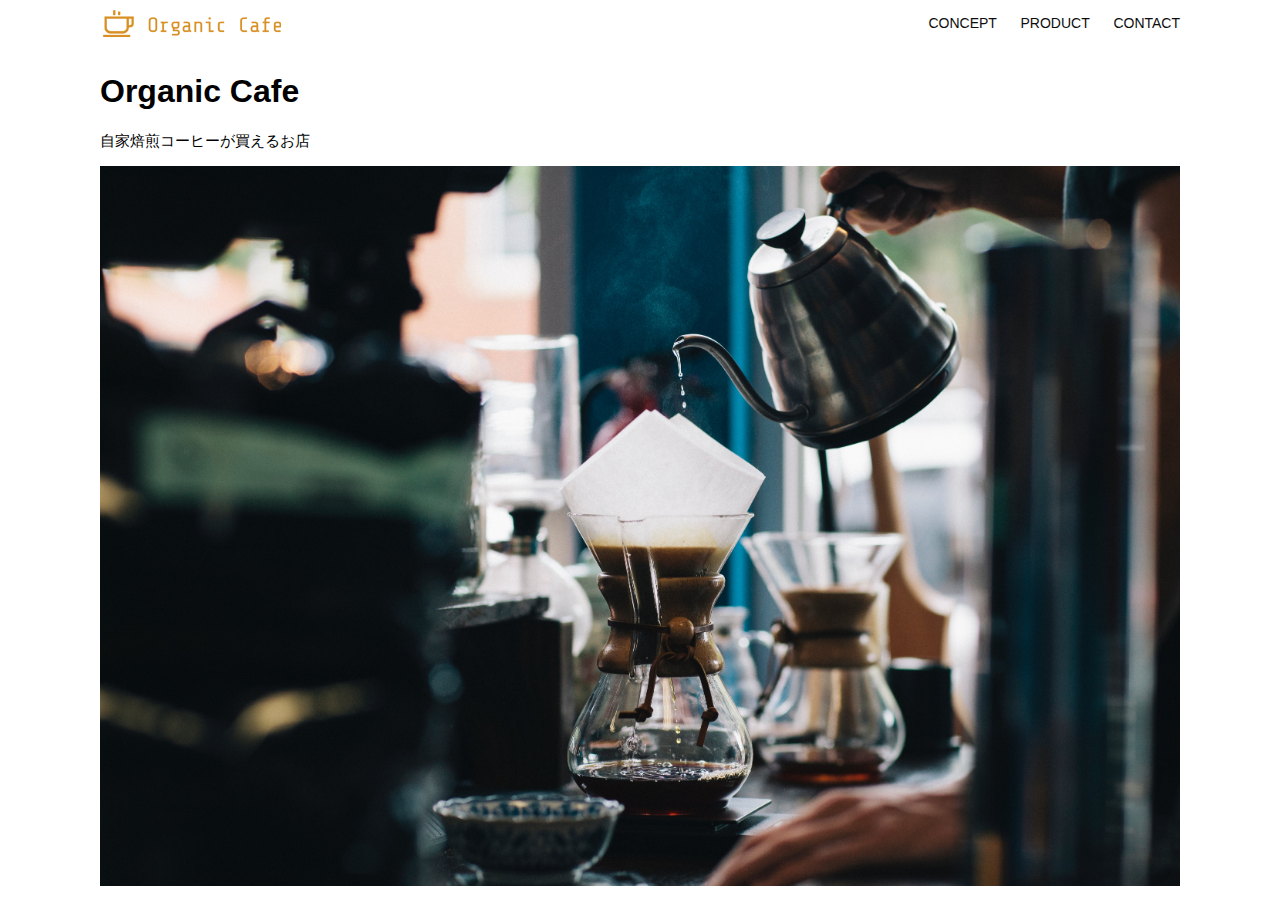
<file: html-css-kadai_013/index.html>
<!DOCTYPE html>
<html>
  <head>
    <title>Organic Cafe</title>
    <meta charset="UTF-8" />
    <meta name="description" content="自家焙煎のコーヒーがお家で楽しめるOrganic Cafe"/>
    <meta name="viewport" content="width=device-width, initial-scale=1.0" />
    <link rel="stylesheet" href="style.css" />
  </head>
  <body>
    <!-- ヘッダー -->
    <header>
      <!-- ロゴ -->
      <a href="index.html" id="logo"><img src="images/logo.png" alt="トップページに戻る"/></a>

      <!-- PC用ナビゲーション -->
      <nav id="nav-pc">
        <a href="index.html#concept">CONCEPT</a>
        <a href="index.html#product">PRODUCT</a>
        <a href="index.html#contact">CONTACT</a>
      </nav>
     
      <!-- スマホ用メニューボタン -->
    <img id="menu-sp" src="images/button-menu.png" alt="ナビゲーションを開く" onclick="document.getElementById('nav-sp').style.display = 'block'">

    <!-- スマホ用ナビゲーション -->
    <nav id="nav-sp">
      <ul>
        <li>
          <img id="close" src="images/button-close.png" alt="ナビゲーションを閉じる" onclick="document.getElementById('nav-sp').style.display = 'none'">
        </li>
        <li>
          <a id="logo-sp" href="index.html" onclick="document.getElementById('nav-sp').style.display = 'none'">
            <img src="images/logo-sp.png" alt="トップページに戻る">
          </a>
        </li>
        <li>
          <a class="menu" href="index.html#concept" onclick="document.getElementById('nav-sp').style.display = 'none'">CONCEPT</a>
        </li>
        <li>
          <a class="menu" href="index.html#product" onclick="document.getElementById('nav-sp').style.display = 'none'">PRODUCT</a>
        </li>
        <li><a class="menu" href="index.html#contact" onclick="document.getElementById('nav-sp').style.display = 'none'">CONTACT</a>
        </li>
      </ul>
    </nav>
    </header>

    <main>
      <article>
        <!-- メインビジュアル -->
        <section id="main-visual">
          <div id="main-message">
            <h1>Organic Cafe</h1>
            <p>自家焙煎コーヒーが買えるお店</p>
          </div>
          <img src="images/main-image.jpg" alt="コーヒーをハンドドリップで淹れる画像"/>
        </section>
      </article>
    </main>
  </body>
</html>
</file>
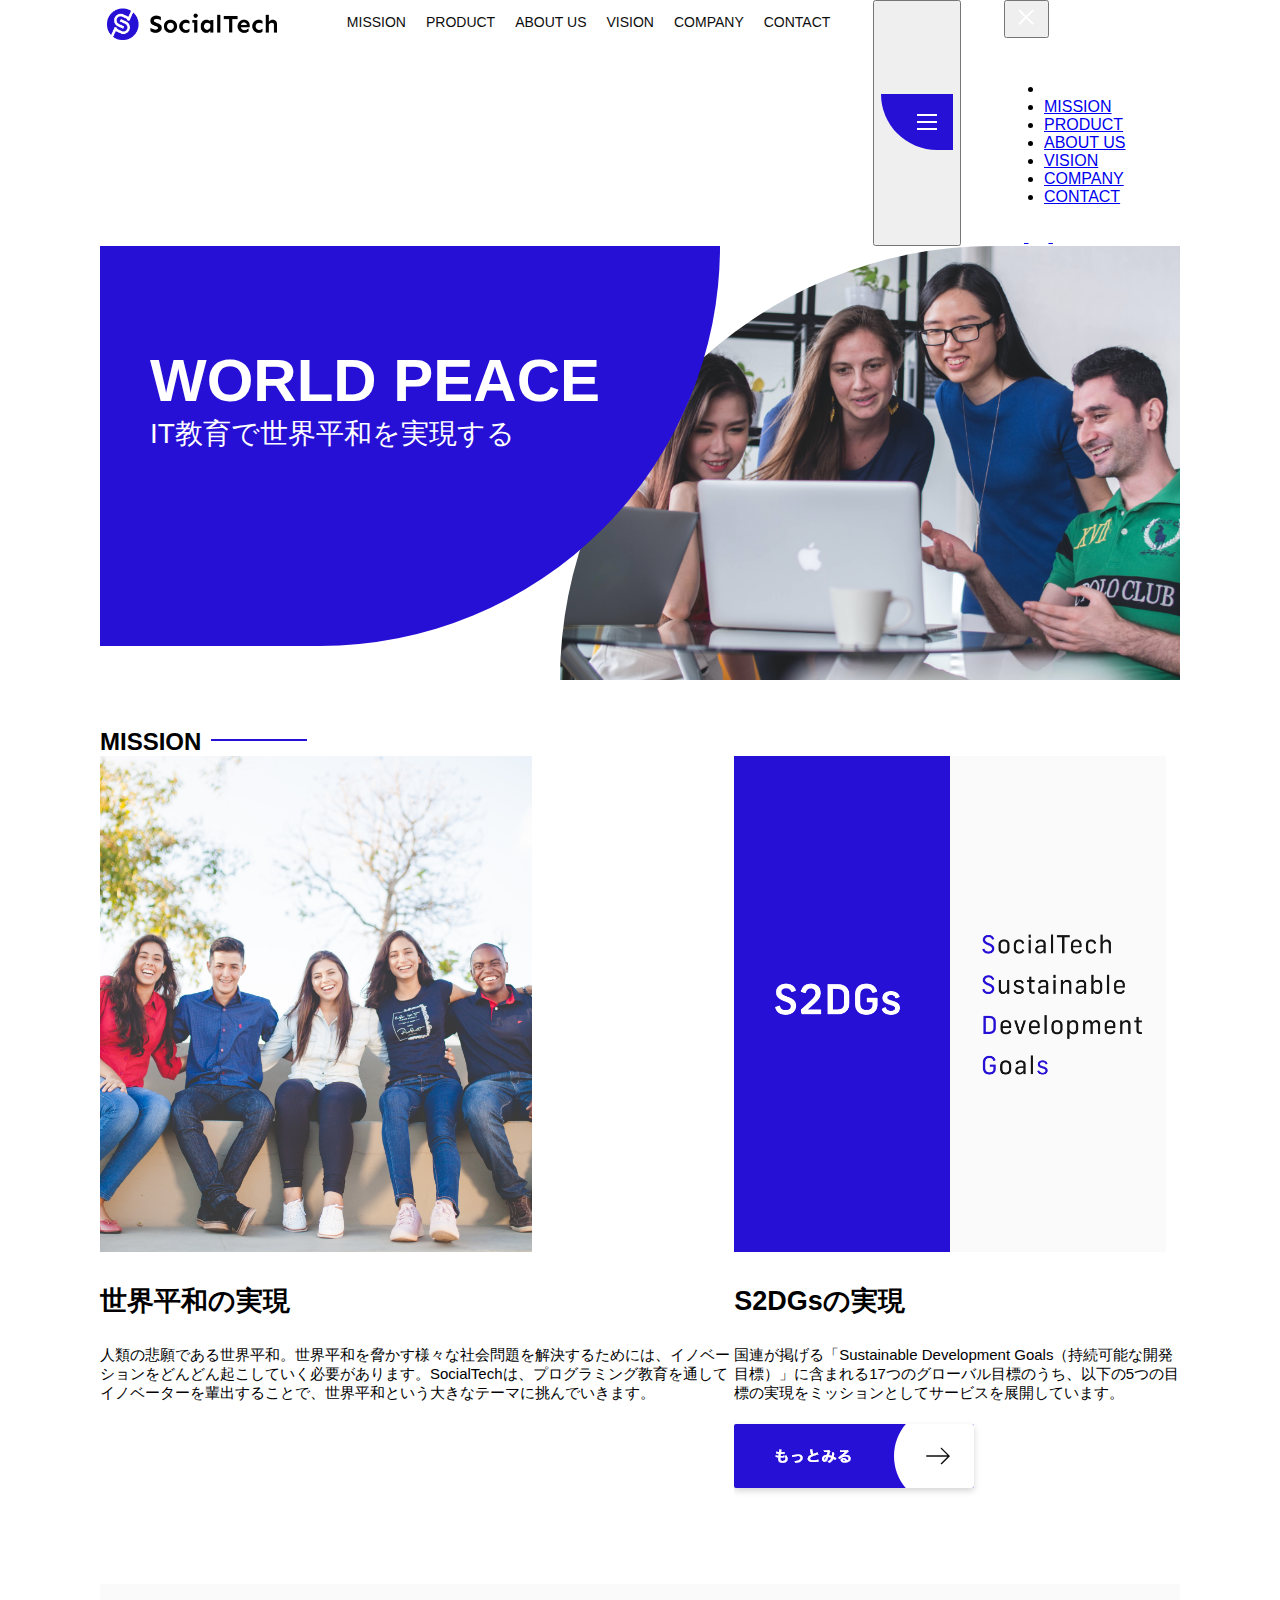
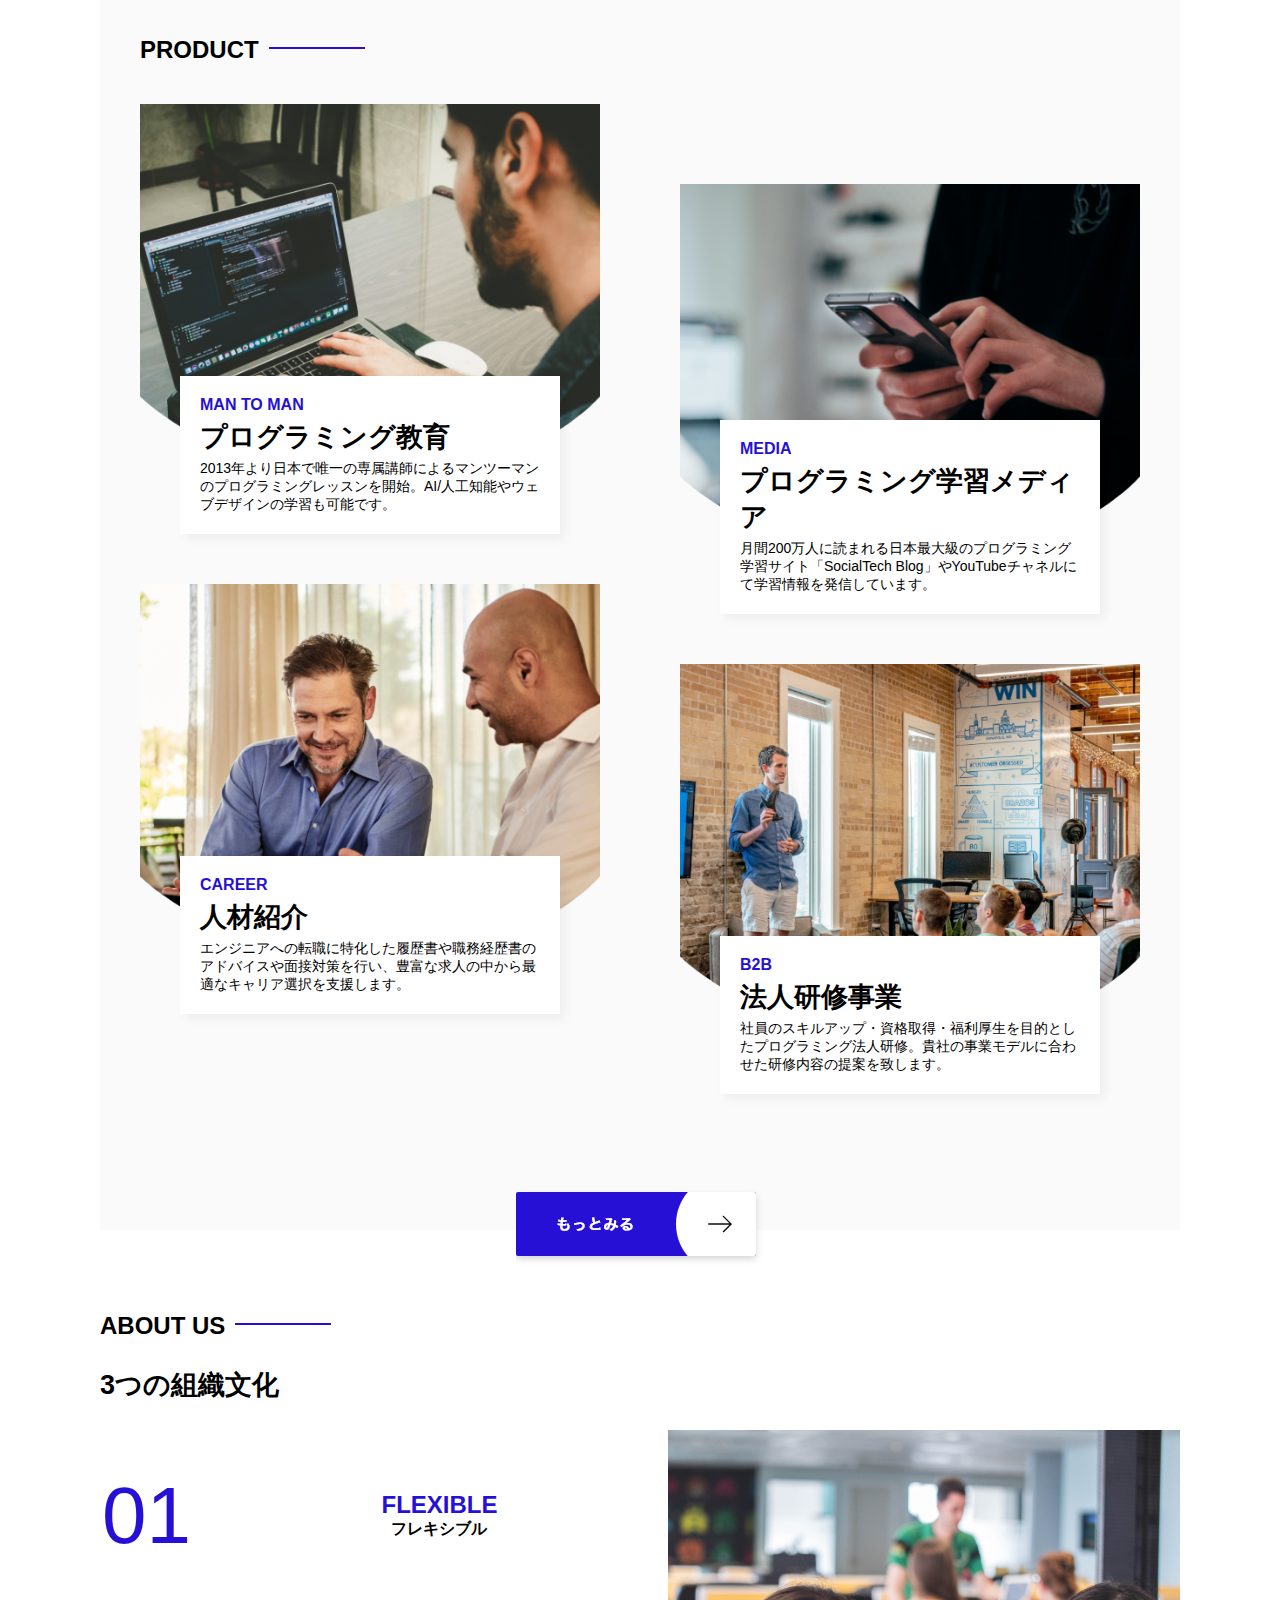
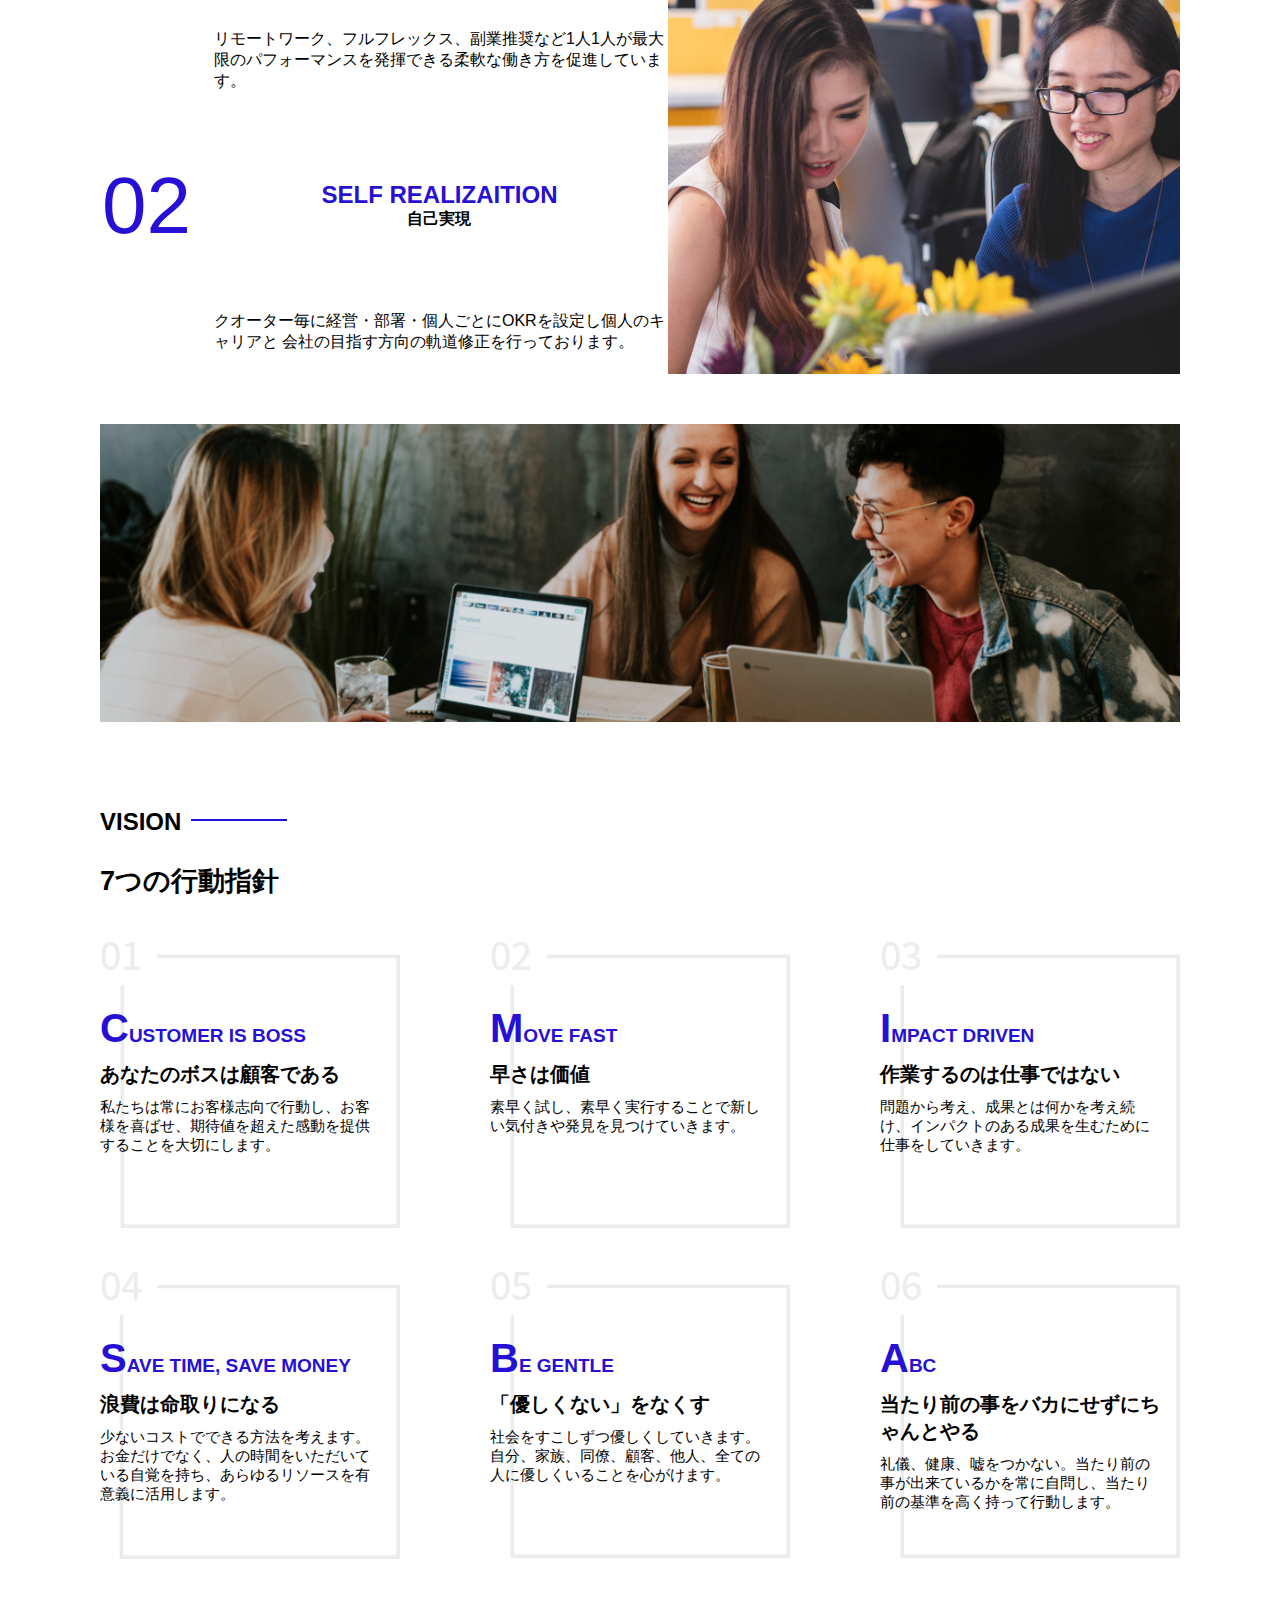
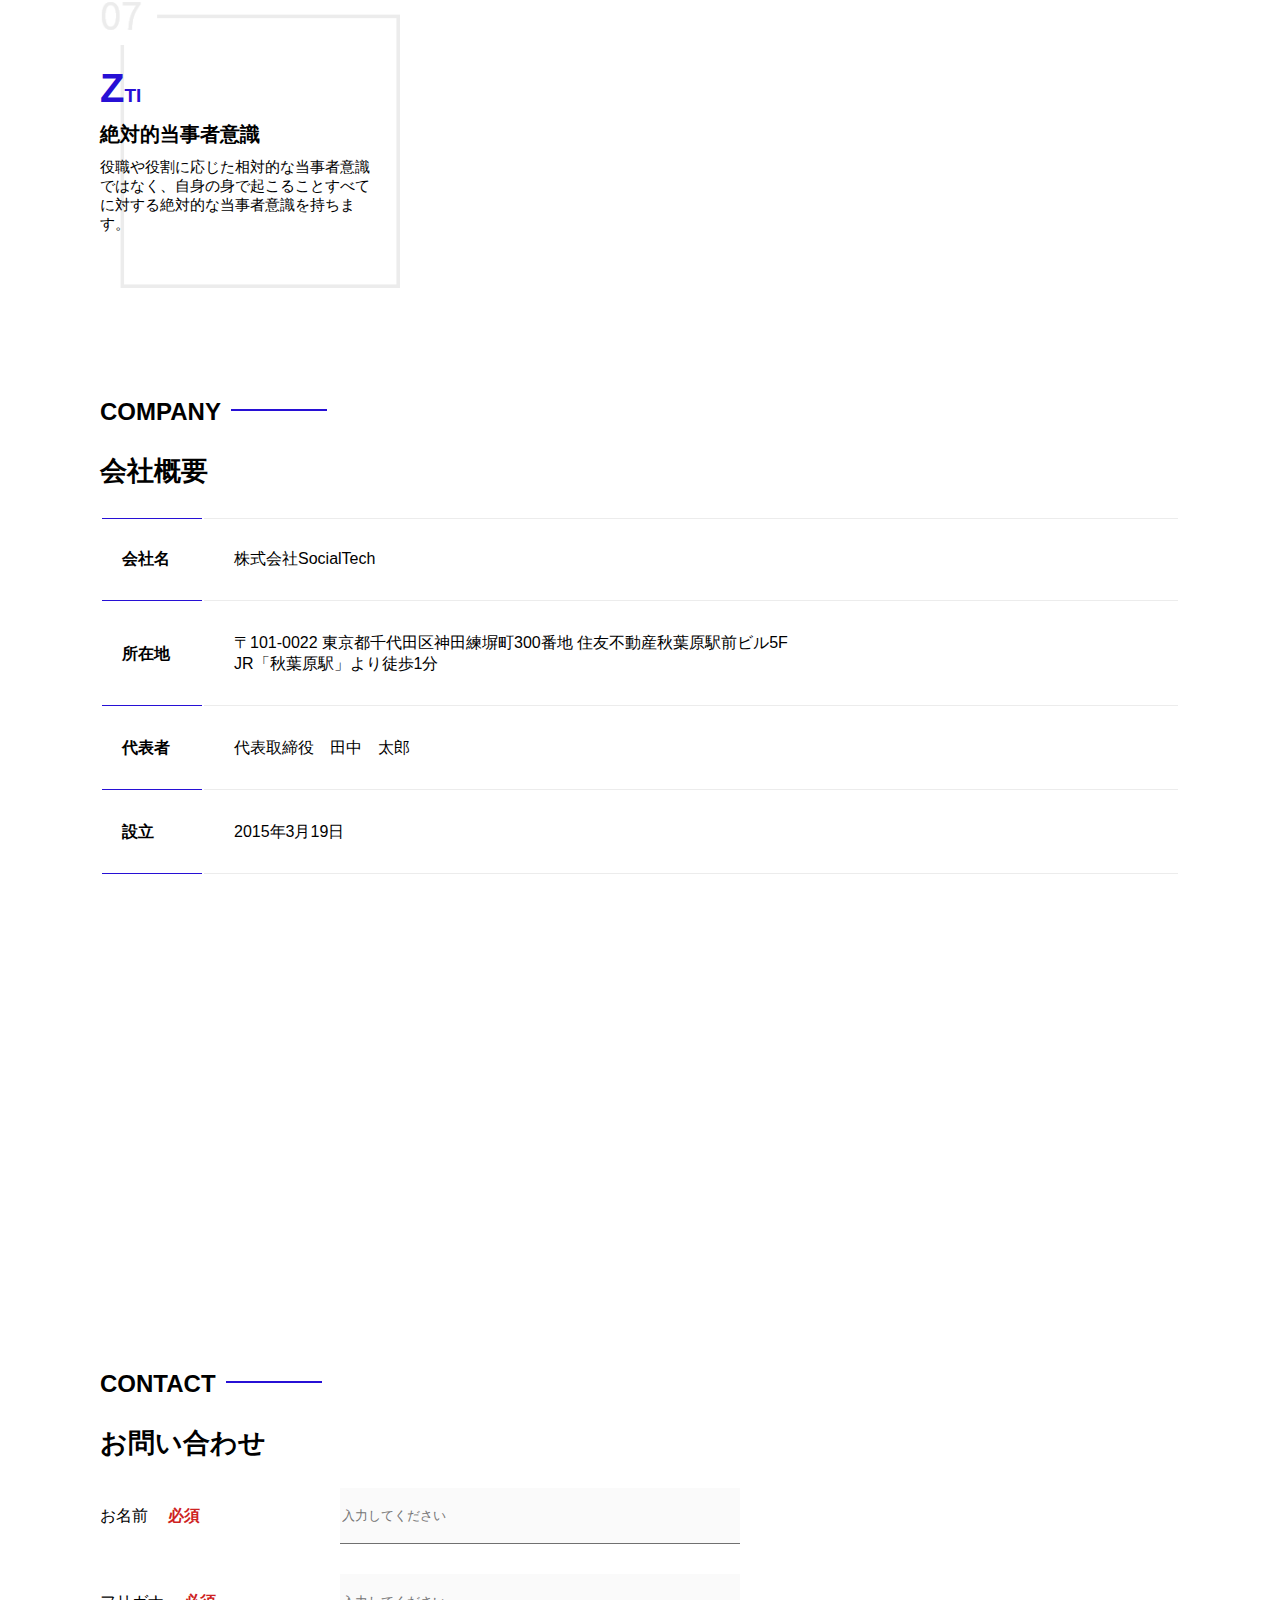
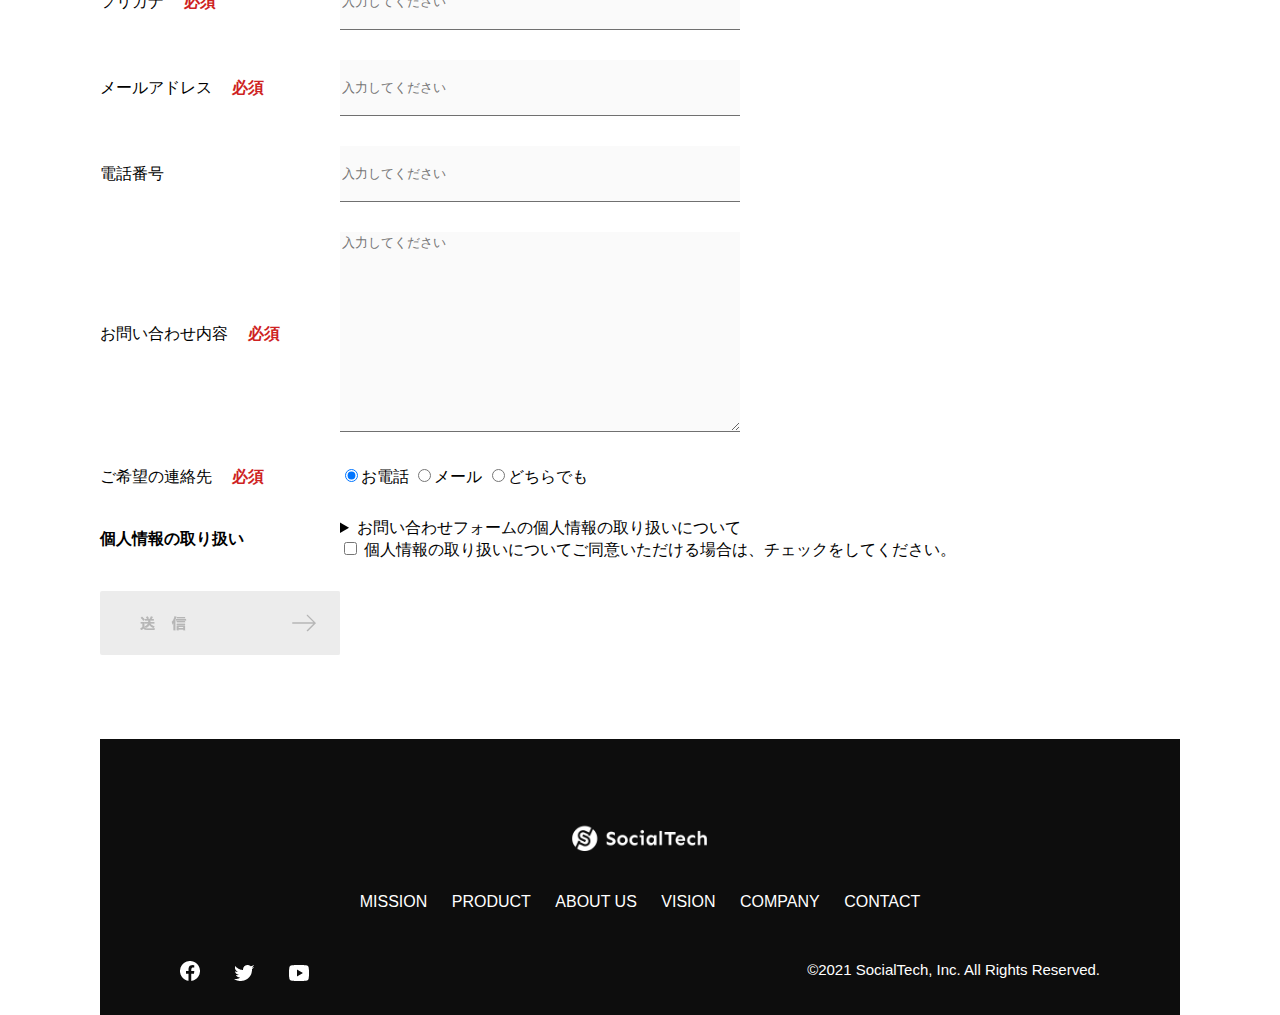
<file: kadai_tutorial_output/socialtech/index.html>
<!DOCTYPE html>
<html>
  <head>
    <title>Socialtech</title>
    <meta charset="UTF-8">
    <meta name="description" content="SocialtechはEdTech業界のリーディングカンパニーを目指します。">
    <meta name="viewport" content="width=device-width, initial-scale=1.0">
    <link rel="stylesheet" href="style.css">
  </head>
  <body>
    <header>
      <a href="index.html" id="logo"><img src="images/logo.png" alt="トップページに戻る"></a>
      <!--PC用ナビゲーション-->
      <nav id="nav-pc">
        <ul>
          <li><a href="mission.html">MISSION</a></li>
          <li><a href="product.html">PRODUCT</a></li>
          <li><a href="index.html#aboutus">ABOUT US</a></li>
          <section id="aboutus">
          </section>
          <li><a href="index.html#vision">VISION</a></li>
          <li><a href="index.html#conpany">COMPANY</a></li>
          <li><a href="index.html#contact">CONTACT</a></li>
        </ul>
      </nav>
       <!-- スマホ用メニューボタン -->
       <button id="menu-sp" onclick="document.getElementById('nav-sp').style.display = 'block'">
        <img src="images/button-menu.png" alt="ナビゲーションを開く">
      </button>
       <!-- スマホ用ナビゲーション -->
       <div id="nav-sp">
         <button id="close" onclick="document.getElementById('nav-sp').style.display = 'none'">
           <img src="images/button-close.png" alt="ナビゲーションを閉じる">
         </button>
 
         <nav>
           <ul>
             <li>
               <a id="logo-sp" href="index.html" onclick="document.getElementById('nav-sp').style.display = 'none'"><img src="images/logo-sp.png" alt="トップページに戻る"></a>
             </li>
             <li><a class="menu" href="mission.html" onclick="document.getElementById('nav-sp').style.display = 'none'">MISSION</a></li>
             <li><a class="menu" href="product.html" onclick="document.getElementById('nav-sp').style.display = 'none'">PRODUCT</a></li>
             <li><a class="menu" href="index.html#aboutus" onclick="document.getElementById('nav-sp').style.display = 'none'">ABOUT US</a></li>
             <li><a class="menu" href="index.html#vision" onclick="document.getElementById('nav-sp').style.display = 'none'">VISION</a></li>
             <li><a class="menu" href="index.html#company" onclick="document.getElementById('nav-sp').style.display = 'none'">COMPANY</a></li>
             <li><a class="menu" href="index.html#contact" onclick="document.getElementById('nav-sp').style.display = 'none'">CONTACT</a></li>
           </ul>
         </nav>
         <div id="sns">
           <a href="https://www.facebook.com/sejuku2013">
             <img src="images/button-facebook.png" alt="Facebookのリンク">
           </a>
           <a href="https://twitter.com/samuraijuku">
             <img src="images/button-twitter.png" alt="Twitterのリンク">
           </a>
           <a href="https://www.youtube.com/channel/UCCFOQO5aDK0xXam4cUQXT8g">
             <img src="images/button-youtube.png" alt="YouTubeのリンク">
           </a>
         </div>
       </div>
    </header>
    <main>
      <article>
        <!--メインビジュアル-->
        <section id="main-visual">
          <div id="main-message">
            <h1>WORLD PEACE</h1>
            <p>IT教育で世界平和を実現する</p>
          </div>
          <img src="images/index/index-main.png" alt="PCの周りに集まる多国籍の仲間たち">
        </section>
        <!--ミッション-->
        <section id="mission">
          <h2 class="index-h2">MISSION</h2>
          <div id="mission-flex">
            <div>
              <img id="mission-photo" src="images/index/index-mission.png" alt="屋外のベンチで写真を撮影する多国籍の仲間たち">
              <h3>世界平和の実現</h3>
              <p>
                人類の悲願である世界平和。世界平和を脅かす様々な社会問題を解決するためには、イノベーションをどんどん起こしていく必要があります。SocialTechは、プログラミング教育を通してイノベーターを輩出することで、世界平和という大きなテーマに挑んでいきます。
              </p>
            </div>
            <div>
              <img id="s2dgs" src="images/index/s2dgs.png" alt="S2DGs">
              <h3>S2DGsの実現</h3>
              <p>国連が掲げる「Sustainable Development Goals（持続可能な開発目標）」に含まれる17つのグローバル目標のうち、以下の5つの目標の実現をミッションとしてサービスを展開しています。</p>
              <a href="mission.html">
                <img src="images/button-more.png" alt="もっと見る">
              </a>
            </div>
          </div>
        </section>
        <!--PRODUCT-->
        <section id="product">
          <h2 class="index-h2">PRODUCT</h2>
          <div class="product-flex">
            <div id="product-left">
              <div>
                <img class="product-photo" src="images/index/index-mantoman.png" alt="PCでコードを書く男性">
                <div class="product-explain">
                  <span>MAN TO MAN</span>
                  <h3>プログラミング教育</h3>
                  <p>2013年より日本で唯一の専属講師によるマンツーマンのプログラミングレッスンを開始。AI/人工知能やウェブデザインの学習も可能です。</p>
                </div>
              </div>
              <div>
                <img class="product-photo" src="images/index/index-career.png" alt="笑顔で話し合う2人の男性">
                <div class="product-explain">
                  <span>CAREER</span>
                  <h3>人材紹介</h3>
                  <p>エンジニアへの転職に特化した履歴書や職務経歴書のアドバイスや面接対策を行い、豊富な求人の中から最適なキャリア選択を支援します。</p>
                </div>
              </div>
            </div>
            <div id="product-right">
              <div>
                <img class="product-photo" src="images/index/index-media.png" alt="スマートフォンを操作する人">
                <div class="product-explain">
                  <span>MEDIA</span>
                  <h3>プログラミング学習メディア</h3>
                  <p>月間200万人に読まれる日本最大級のプログラミング学習サイト「SocialTech Blog」やYouTubeチャネルにて学習情報を発信しています。</p>
                </div>
              </div>
              <div>
                <img class="product-photo" src="images/index/index-b2b.png" alt="公演中の男性とそれを聴く人々">
                <div class="product-explain">
                  <span>B2B</span>
                  <h3>法人研修事業</h3>
                  <p>社員のスキルアップ・資格取得・福利厚生を目的としたプログラミング法人研修。貴社の事業モデルに合わせた研修内容の提案を致します。</p>
                </div>
              </div>
            </div>
          </div>
          <div id="product-more">
            <a href="product.html">
              <img src="images/button-more.png" alt="もっと見る">
            </a>
          </div>
        </section>
        <!--ABOUT US-->
        <section id="aboutus">
          <h2 class="index-h2">ABOUT US</h2>
          <h3>3つの組織文化</h3>
          <div>
            <table class="culture-tbale">
              <tr>
                <td class="culture-num">01</td>
                <th><span class="culture-en">FLEXIBLE</span><br>フレキシブル</th>
              </tr>
              <tr>
                <td>
                  <!--空白のセル-->
                </td>
                <td id="culture-description">リモートワーク、フルフレックス、副業推奨など1人1人が最大限のパフォーマンスを発揮できる柔軟な働き方を促進しています。</td>
              </tr>
              <tr>
                <td class="culture-num">02</td>
                <th><span class="culture-en">SELF REALIZAITION</span><br>自己実現</th>
              </tr>
              <tr>
                <td> 
                  <!--空白のセル-->
                </td>
                <td class="culture-description">クオーター毎に経営・部署・個人ごとにOKRを設定し個人のキャリアと 会社の目指す方向の軌道修正を行っております。</td>
              </tr>
            </table>
            <img class="culture-img" src="images/index/index-aboutus1.png" alt="笑顔で話し合う2人の女性">
          </div>
          <img class="culture-img2" src="images/index/index-aboutus2.png" alt="笑顔で話し合う3人の男女">
        </section>
        <!--VISION-->
        <section id="vision">
          <h2 class="index-h2">VISION</h2>
          <h3>7つの行動指針</h3>
          <div>
            <div class="vision-box">
              <img src="images/index/vision-01.png" alt="01">
              <div>
                <h4>CUSTOMER IS BOSS</h4>
                <h5>あなたのボスは顧客である</h5>
                <p>私たちは常にお客様志向で行動し、お客様を喜ばせ、期待値を超えた感動を提供することを大切にします。</p>
              </div>
            </div>  
            <div class="vision-box">
              <img src="images/index/vision-02.png" alt="02">
              <div>
                <h4>MOVE FAST</h4>
                <h5>早さは価値</h5>
                <p>素早く試し、素早く実行することで新しい気付きや発見を見つけていきます。</p>
              </div>
            </div>
            <div class="vision-box">
              <img src="images/index/vision-03.png" alt="03">
              <div>
                <h4>IMPACT DRIVEN</h4>
                <h5>作業するのは仕事ではない</h5>
                <p>問題から考え、成果とは何かを考え続け、インパクトのある成果を生むために仕事をしていきます。</p>
              </div>
            </div>
            <div class="vision-box">
              <img src="images/index/vision-04.png" alt="04">
              <div>
                <h4>SAVE TIME, SAVE MONEY</h4>
                <h5>浪費は命取りになる</h5>
                <p>少ないコストでできる方法を考えます。お金だけでなく、人の時間をいただいている自覚を持ち、あらゆるリソースを有意義に活用します。</p>
              </div>
            </div>
            <div class="vision-box">
              <img src="images/index/vision-05.png" alt="05">
              <div>
                <h4>BE GENTLE</h4>
                <h5>「優しくない」をなくす</h5>
                <p>社会をすこしずつ優しくしていきます。自分、家族、同僚、顧客、他人、全ての人に優しくいることを心がけます。</p>
              </div>
            </div>
            <div class="vision-box">
              <img src="images/index/vision-06.png" alt="06">
              <div>
                <h4>ABC</h4>
                <h5>当たり前の事をバカにせずにちゃんとやる</h5>
                <p>礼儀、健康、嘘をつかない。当たり前の事が出来ているかを常に自問し、当たり前の基準を高く持って行動します。</p>
              </div>
            </div>
            <div class="vision-box">
              <img src="images/index/vision-07.png">
              <div>
                <h4>ZTI</h4>
                <h5>絶対的当事者意識</h5>
                <p>役職や役割に応じた相対的な当事者意識ではなく、自身の身で起こることすべてに対する絶対的な当事者意識を持ちます。</p>
              </div>
            </div>
          </div>
        </section>
        <!--COMPANY-->
        <section id="company">
          <h2 class="index-h2">COMPANY</h2>
          <h3>会社概要</h3>
          <table id="company-table">
            <tr>
              <th class="tableheader tableheader-first">会社名</th>
              <td class="cell cell-first">株式会社SocialTech</td>
            </tr>
            <tr>
              <th class="tableheader">所在地</th>
              <td class="cell">〒101-0022 東京都千代田区神田練塀町300番地 住友不動産秋葉原駅前ビル5F<br>JR「秋葉原駅」より徒歩1分</td>
            </tr>
            <tr>
              <th class="tableheader">代表者</th>
              <td class="cell">代表取締役　田中　太郎</td>
            </tr>
            <tr>
              <th class="tableheader">設立</th>
              <td class="cell">2015年3月19日</td>
            </tr>
          </table>
          <iframe
          src="https://www.google.com/maps/embed?pb=!1m18!1m12!1m3!1d3240.0688551336807!2d139.7720776771055!3d35.69992317258124!2m3!1f0!2f0!3f0!3m2!1i1024!2i768!4f13.1!3m3!1m2!1s0x60188fee13660e23%3A0x77137876edf742ac!2z5L2P5Y-L5LiN5YuV55Sj56eL6JGJ5Y6f6aeF5YmN44OT44Or!5e0!3m2!1sja!2sjp!4v1704858013291!5m2!1sja!2sjp" 
 style="border: 0" allowfullscreen="" loading="lazy"></iframe>
        </section>
        <!--お問い合わせフォーム-->
        <section id="contact">
          <h2 class="index-h2">CONTACT</h2>
          <h3>お問い合わせ</h3>
          <form>
            <div>
              <div class="contact-heading">
                <label class="content-label">お名前<span class="contact-span">必須</span></label>
              </div>
              <div>
                <input type="text" name="name" placeholder="入力してください" class="contact-textbox">
              </div>
            </div>
            <div>
              <div class="contact-heading">
                <label class="content-label">フリガナ<span class="contact-span">必須</span></label>
              </div>
              <div>
                <input type="text" name="hurigana" placeholder="入力してください" class="contact-textbox">
              </div>
            </div>
            <div>
              <div class="contact-heading">
                <label class="content-label">メールアドレス<span class="contact-span">必須</span></label>
              </div>
              <div>
                <input type="text" name="email" placeholder="入力してください" class="contact-textbox">
              </div>
            </div>
            <div>
              <div class="contact-heading">
                <label class="content-label">電話番号</label>
              </div>
              <div>
                <input type="text" name="tel" placeholder="入力してください" class="contact-textbox">
              </div>
            </div>
            <div>
              <div class="contact-heading">
                <label class="content-label">お問い合わせ内容<span class="contact-span">必須</span></label>
              </div>
              <div>
                <textarea class="contact-textarea" placeholder="入力してください" name="message"></textarea>
              </div>
            </div>
            <div>
              <div class="contact-heading">
                <label class="content-label">ご希望の連絡先<span class="contact-span">必須</span></label>
              </div>
              <div>
                <input class="radiobutton" type="radio" value="tel" name="contact" checked><label>お電話</label>
                <input class="radiobutton" type="radio" value="mail" name="contact"><label>メール</label>
                <input class="radiobutton" type="radio" value="both" name="contact"><label>どちらでも</label>
              </div>
            </div>
            <div>
              <div class="contact-heading">
                <label class="contact-label">個人情報の取り扱い</label>
              </div>
              <div>
                <details>
                  <summary>お問い合わせフォームの個人情報の取り扱いについて</summary>
                  <div>
                    <dl>
                      <dt>１．組織の名称又は氏名</dt>
                      <dd>株式会社SocialTech</dd>
                      <dt>２．個人情報保護管理者（若しくはその代理人）の氏名又は職名、所属及び連絡先</dt>
                      <dd>
                        <p>鈴木 一郎 コーポレート部</p>
                        <p>メールアドレス：samurai@example.com</p>
                        <p>TEL：03-1234-5678</p>
                      </dd>
                      <dt>３．個人情報の利用目的</dt>
                      <dd>
                        <ul>
                          <li>本サービス及び本サービスに関連する情報の提供又はそれらに関する連絡のため</li>
                          <li>ユーザーの本人確認のため</li>
                          <li>当社サービスのご案内のため</li>
                          <li>当社の商品等の広告または宣伝（電子メールによるものを含むものとします。）</li>
                        </ul>
                      </dd>
                      <dt>４．個人情報の取り扱い業務の委託</dt>
                      <dd>個人情報の取扱業務の全部または一部を外部に業務委託する場合があります。その際、弊社は、個人情報を適切に保護できる管理体制を敷き実行していることを条件として委託先を厳選したうえで、機密保持契約を委託先と締結し、お客様の個人情報を厳密に管理させます。</dd>
                      <dt>５．個人情報の開示等の請求</dt>
                      <dd>
                        お客様は、弊社に対してご自身の個人情報の開示等（利用目的の通知、開示、内容の訂正・追加・削除、利用の停止または消去、第三者への提供の停止）に関して、当社問合わせ窓口に申し出ることができます。<br>
                        その際、弊社はお客様ご本人を確認させていただいたうえで、合理的な期間内に対応いたします。<br>
                        なお、個人情報に関する弊社問合わせ先は、次の通りです。
                      </dd>
                      <dd>
                        <p>株式会社SocialTech　個人情報問合せ窓口</p>
                        <p>〒150-0043　東京都千代田区神田練塀町300番地 住友不動産秋葉原駅前ビル5F</p>
                        <p>メールアドレス：samurai@example.com　TEL：03-1234-5678</p>
                      </dd>

                      <dt>６．個人情報を提供されることの任意性について</dt>
                      <dd>お客様がご自身の個人情報を弊社に提供されるか否かは、お客様のご判断によりますが、もしご提供されない場合には、適切なサービスが提供できない場合がありますので予めご了承ください。</dd>
                    </dl>
                  </div>
                </details>
                <input type="checkbox" name="agree">
                <span>個人情報の取り扱いについてご同意いただける場合は、チェックをしてください。</span>
              </div>
            </div>
            <input type="image" src="images/button-submit.png" alt="送信する">
          </form>
        </section>
      </article>
    </main>
    <!--footer-->
    <footer>
      <div id="footer-logo">
        <img src="images/logo-sp.png" alt="SocialTech">
      </div>
      <div id="footer-link">
        <a href="mission.html">MISSION</a>
        <a href="product.html">PRODUCT</a>
        <a href="index.html#aboutus">ABOUT US</a>
        <a href="index.html#vision">VISION</a>
        <a href="index.html#company">COMPANY</a>
        <a href="index.html#contact">CONTACT</a>
      </div>
      <div id="sns-footer">
        <div class="sns-btns">
          <a href="https://www.facebook.com/sejuku2013"><img src="images/button-facebook.png" alt="Facebookのリンク"></a>
          <a href="https://twitter.com/samuraijuku"><img src="images/button-twitter.png" alt="Twitterのリンク"></a>
          <a href="https://www.youtube.com/channel/UCCFOQO5aDK0xXam4cUQXT8g"><img src="images/button-youtube.png" alt="YouTubeのリンク"></a>
        </div>
        <p id="copyright">&copy;2021 SocialTech, Inc. All Rights Reserved.</p>
      </div>
    </footer>
  </body>
</html>
</file>
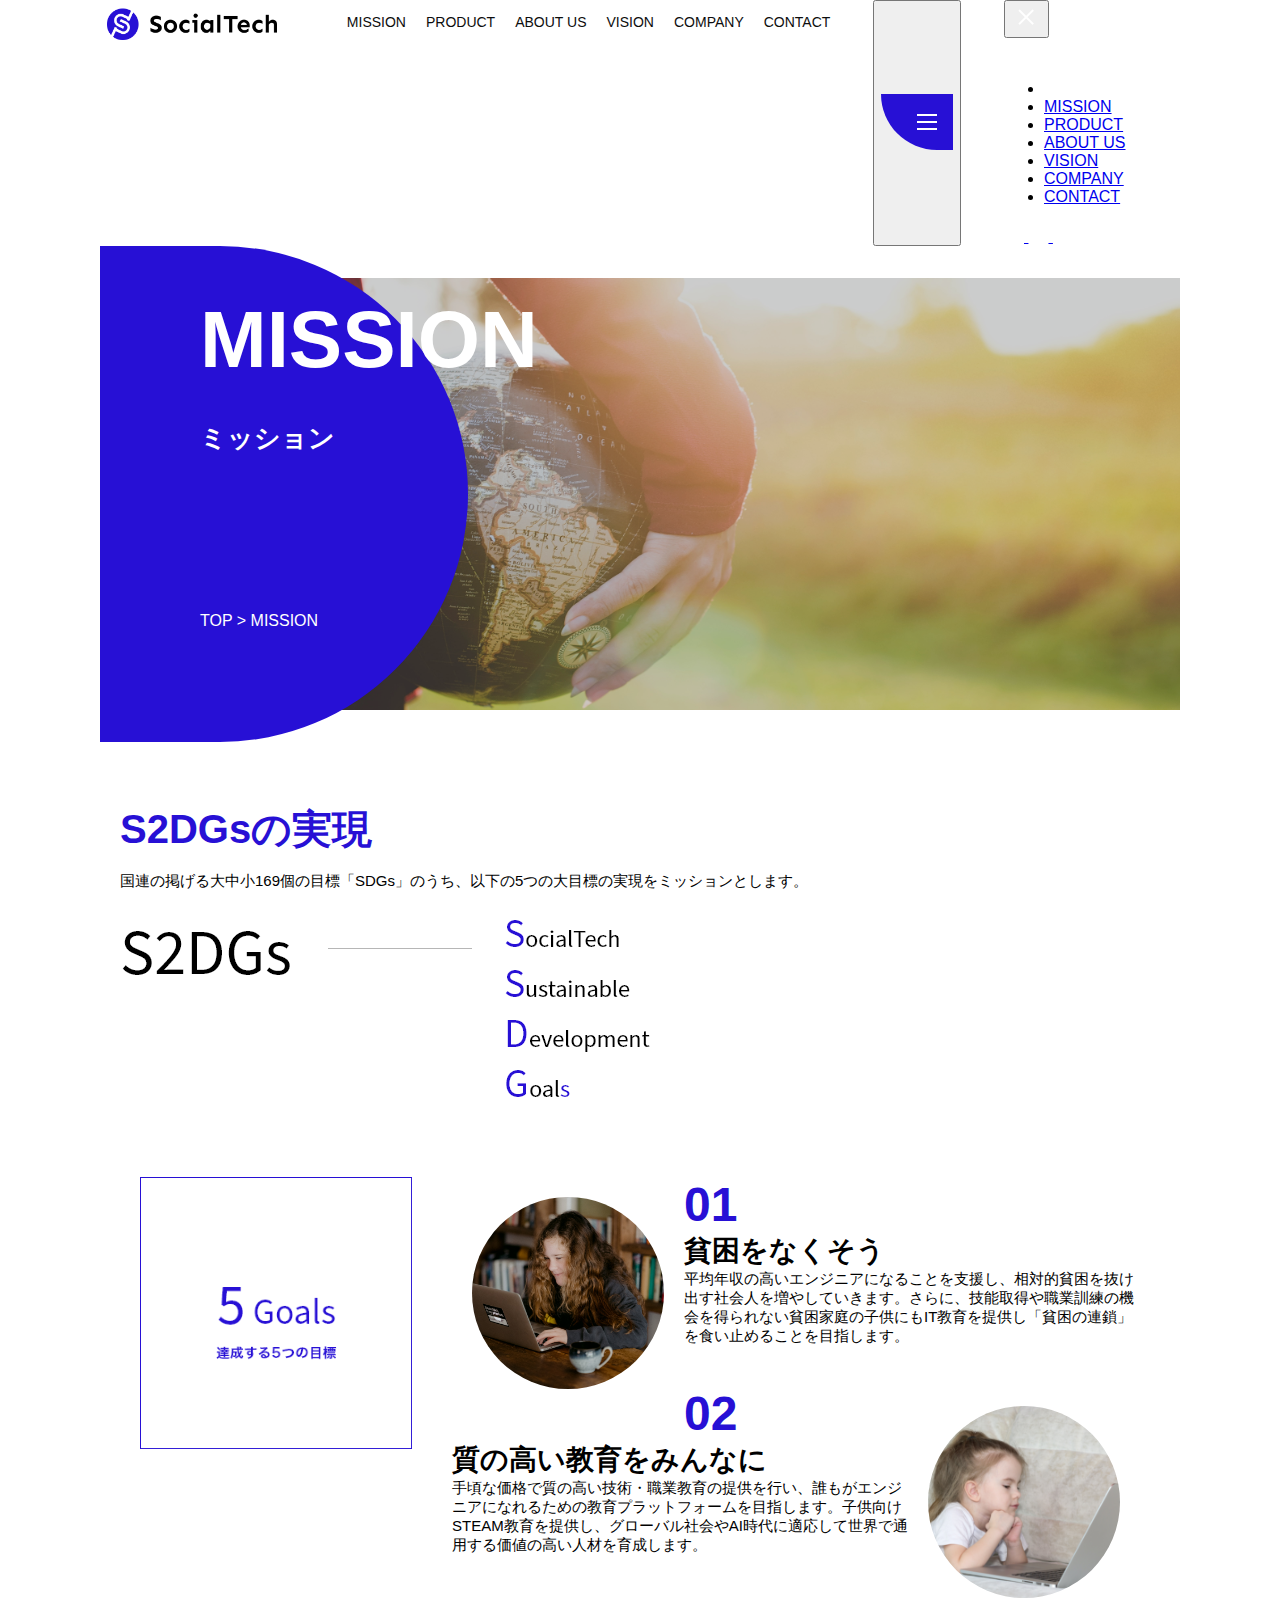
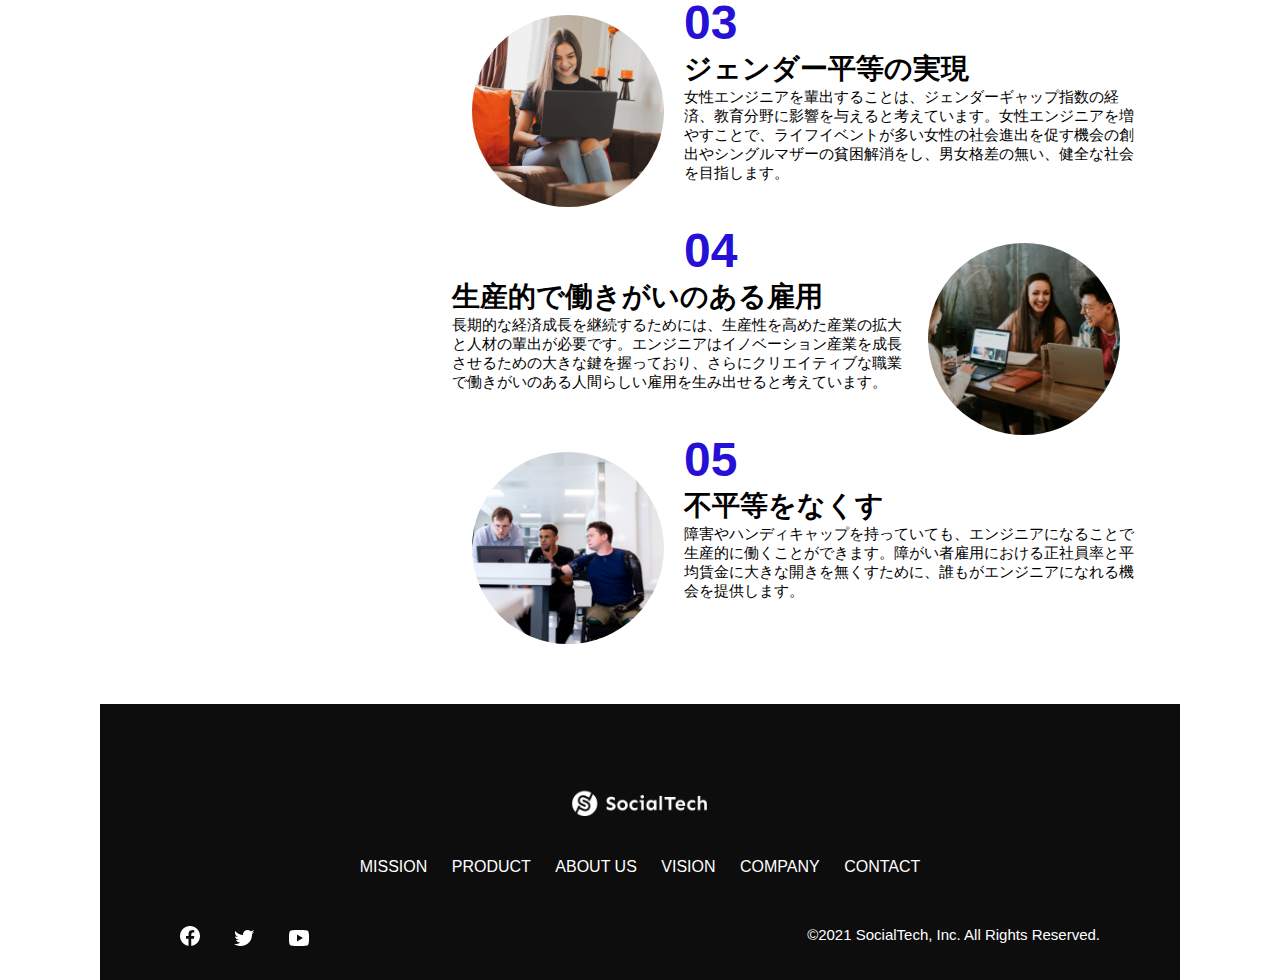
<file: kadai_tutorial_output/socialtech/mission.html>
<!DOCTYPE html>
<html>
  <head>
    <title>SocialTech - MISSION ミッション -</title>
    <meta charset="utf-8">
    <meta name="description" content="SocialTechが目指す5つの目標（S2DGs）を紹介します">
    <meta name="viewport" content="width=device-width, initial-scale=1.0">
    <link rel="stylesheet" href="style.css">
  </head>

  <body>
    <header>
      <a href="index.html" id="logo">
        <img src="images/logo.png" alt="トップページに戻る">
      </a>

      <!-- PC用ナビゲーション -->
      <nav id="nav-pc">
        <ul>
          <li><a href="mission.html">MISSION</a></li>
          <li><a href="product.html">PRODUCT</a></li>
          <li><a href="index.html#aboutus">ABOUT US</a></li>
          <li><a href="index.html#vision">VISION</a></li>
          <li><a href="index.html#company">COMPANY</a></li>
          <li><a href="index.html#contact">CONTACT</a></li>
        </ul>
      </nav>

      <!-- スマホ用メニューボタン -->
      <button id="menu-sp" onclick="document.getElementById('nav-sp').style.display = 'block'">
        <img src="images/button-menu.png" alt="ナビゲーションを開く">
      </button>

      <!-- スマホ用ナビゲーション -->
      <div id="nav-sp">
        <button id="close" onclick="document.getElementById('nav-sp').style.display = 'none'">
          <img src="images/button-close.png" alt="ナビゲーションを閉じる">
        </button>

        <nav>
          <ul>
            <li>
              <a id="logo-sp" href="index.html" onclick="document.getElementById('nav-sp').style.display = 'none'"><img src="images/logo-sp.png" alt="トップページに戻る"></a>
            </li>
            <li><a class="menu" href="mission.html" onclick="document.getElementById('nav-sp').style.display = 'none'">MISSION</a></li>
            <li><a class="menu" href="product.html" onclick="document.getElementById('nav-sp').style.display = 'none'">PRODUCT</a></li>
            <li><a class="menu" href="index.html#aboutus" onclick="document.getElementById('nav-sp').style.display = 'none'">ABOUT US</a></li>
            <li><a class="menu" href="index.html#vision" onclick="document.getElementById('nav-sp').style.display = 'none'">VISION</a></li>
            <li><a class="menu" href="index.html#company" onclick="document.getElementById('nav-sp').style.display = 'none'">COMPANY</a></li>
            <li><a class="menu" href="index.html#contact" onclick="document.getElementById('nav-sp').style.display = 'none'">CONTACT</a></li>
          </ul>
        </nav>
        <div id="sns">
          <a href="https://www.facebook.com/sejuku2013">
            <img src="images/button-facebook.png" alt="Facebookのリンク">
          </a>
          <a href="https://twitter.com/samuraijuku">
            <img src="images/button-twitter.png" alt="Twitterのリンク">
          </a>
          <a href="https://www.youtube.com/channel/UCCFOQO5aDK0xXam4cUQXT8g">
            <img src="images/button-youtube.png" alt="YouTubeのリンク">
          </a>
        </div>
      </div>
    </header>

    <main>
      <article>
        <section id="mission-main">
          <div class="mission-main-inner">
            <div id="mission-title">
              <h1>MISSION<br><span>ミッション</span></h1>
              <p>TOP > MISSION</p>
            </div>
          </div>
        </section>
        <section id="mission-s2dgs">
          <h2 class="mission-h2">S2DGsの実現</h2>
          <p>国連の掲げる大中小169個の目標「SDGs」のうち、以下の5つの大目標の実現をミッションとします。</p>
          <img src="images/mission/mission-s2dgs.png" alt="S2DGs">
        </section>
        <section id="mission-five-goals">
          <div class="five-goals-image">
            <img src="images/mission/mission-5goals.png" alt="5Goals">
          </div>
          <div class="five-goals-read">
            <div>
              <img class="fivegoals-image-left" src="images/mission/mission-5goals01.png" alt="PCを操作する女の子">
              <span class="fivegoals-number">01</span>
              <h3 class="fivegoals-h3">貧困をなくそう</h3>
              <p class="fivegoals-p">平均年収の高いエンジニアになることを支援し、相対的貧困を抜け出す社会人を増やしていきます。さらに、技能取得や職業訓練の機会を得られない貧困家庭の子供にもIT教育を提供し「貧困の連鎖」を食い止めることを目指します。</p>
            </div>
            <div>
              <img class="fivegoals-image-right" src="images/mission/mission-5goals02.png" alt="PCを見つめる小さい女の子">
              <span class="fivegoals-number">02</span>
              <h3 class="fivegoals-h3">質の高い教育をみんなに</h3>
              <p class="fivegoals-p">手頃な価格で質の高い技術・職業教育の提供を行い、誰もがエンジニアになれるための教育プラットフォームを目指します。子供向けSTEAM教育を提供し、グローバル社会やAI時代に適応して世界で通用する価値の高い人材を育成します。</p>
            </div>
            <div>
              <img class="fivegoals-image-left" src="images/mission/mission-5goals03.png" alt="PCを操作する女性">

              <span class="fivegoals-number">03</span>
              <h3 class="fivegoals-h3">ジェンダー平等の実現</h3>
              <p class="fivegoals-p">女性エンジニアを輩出することは、ジェンダーギャップ指数の経済、教育分野に影響を与えると考えています。女性エンジニアを増やすことで、ライフイベントが多い女性の社会進出を促す機会の創出やシングルマザーの貧困解消をし、男女格差の無い、健全な社会を目指します。</p>
            </div>
            <div>
              <img class="fivegoals-image-right" src="images/mission/mission-5goals04.png" alt="笑顔で話し合う3人の男女">
              <span class="fivegoals-number">04</span>
              <h3 class="fivegoals-h3">生産的で働きがいのある雇用</h3>
              <p class="fivegoals-p">長期的な経済成長を継続するためには、生産性を高めた産業の拡大と人材の輩出が必要です。エンジニアはイノベーション産業を成長させるための大きな鍵を握っており、さらにクリエイティブな職業で働きがいのある人間らしい雇用を生み出せると考えています。</p>
            </div>
            <div>
              <img class="fivegoals-image-left" src="images/mission/mission-5goals05.png" alt="障害を持つ男性が生き生きと働く様子">
              <span class="fivegoals-number">05</span>
              <h3 class="fivegoals-h3">不平等をなくす</h3>
              <p class="fivegoals-p">障害やハンディキャップを持っていても、エンジニアになることで生産的に働くことができます。障がい者雇用における正社員率と平均賃金に大きな開きを無くすために、誰もがエンジニアになれる機会を提供します。</p>
            </div>
          </div>
        </section>
      </article>
    </main>

    <footer>
      <div id="footer-logo">
        <img src="images/logo-sp.png" alt="SocialTech">
      </div>
      <div id="footer-link">
        <a href="mission.html">MISSION</a>
        <a href="product.html">PRODUCT</a>
        <a href="index.html#aboutus">ABOUT US</a>
        <a href="index.html#vision">VISION</a>
        <a href="index.html#company">COMPANY</a>
        <a href="index.html#contact">CONTACT</a>
      </div>
      <div id="sns-footer">
        <div class="sns-btns">
          <a href="https://www.facebook.com/sejuku2013"><img src="images/button-facebook.png" alt="Facebookのリンク"></a>
          <a href="https://twitter.com/samuraijuku"><img src="images/button-twitter.png" alt="Twitterのリンク"></a>
          <a href="https://www.youtube.com/channel/UCCFOQO5aDK0xXam4cUQXT8g"><img src="images/button-youtube.png" alt="YouTubeのリンク"></a>
        </div>
        <p id="copyright">&copy;2021 SocialTech, Inc. All Rights Reserved.</p>
      </div>
    </footer>

  </body>
</html>
</file>
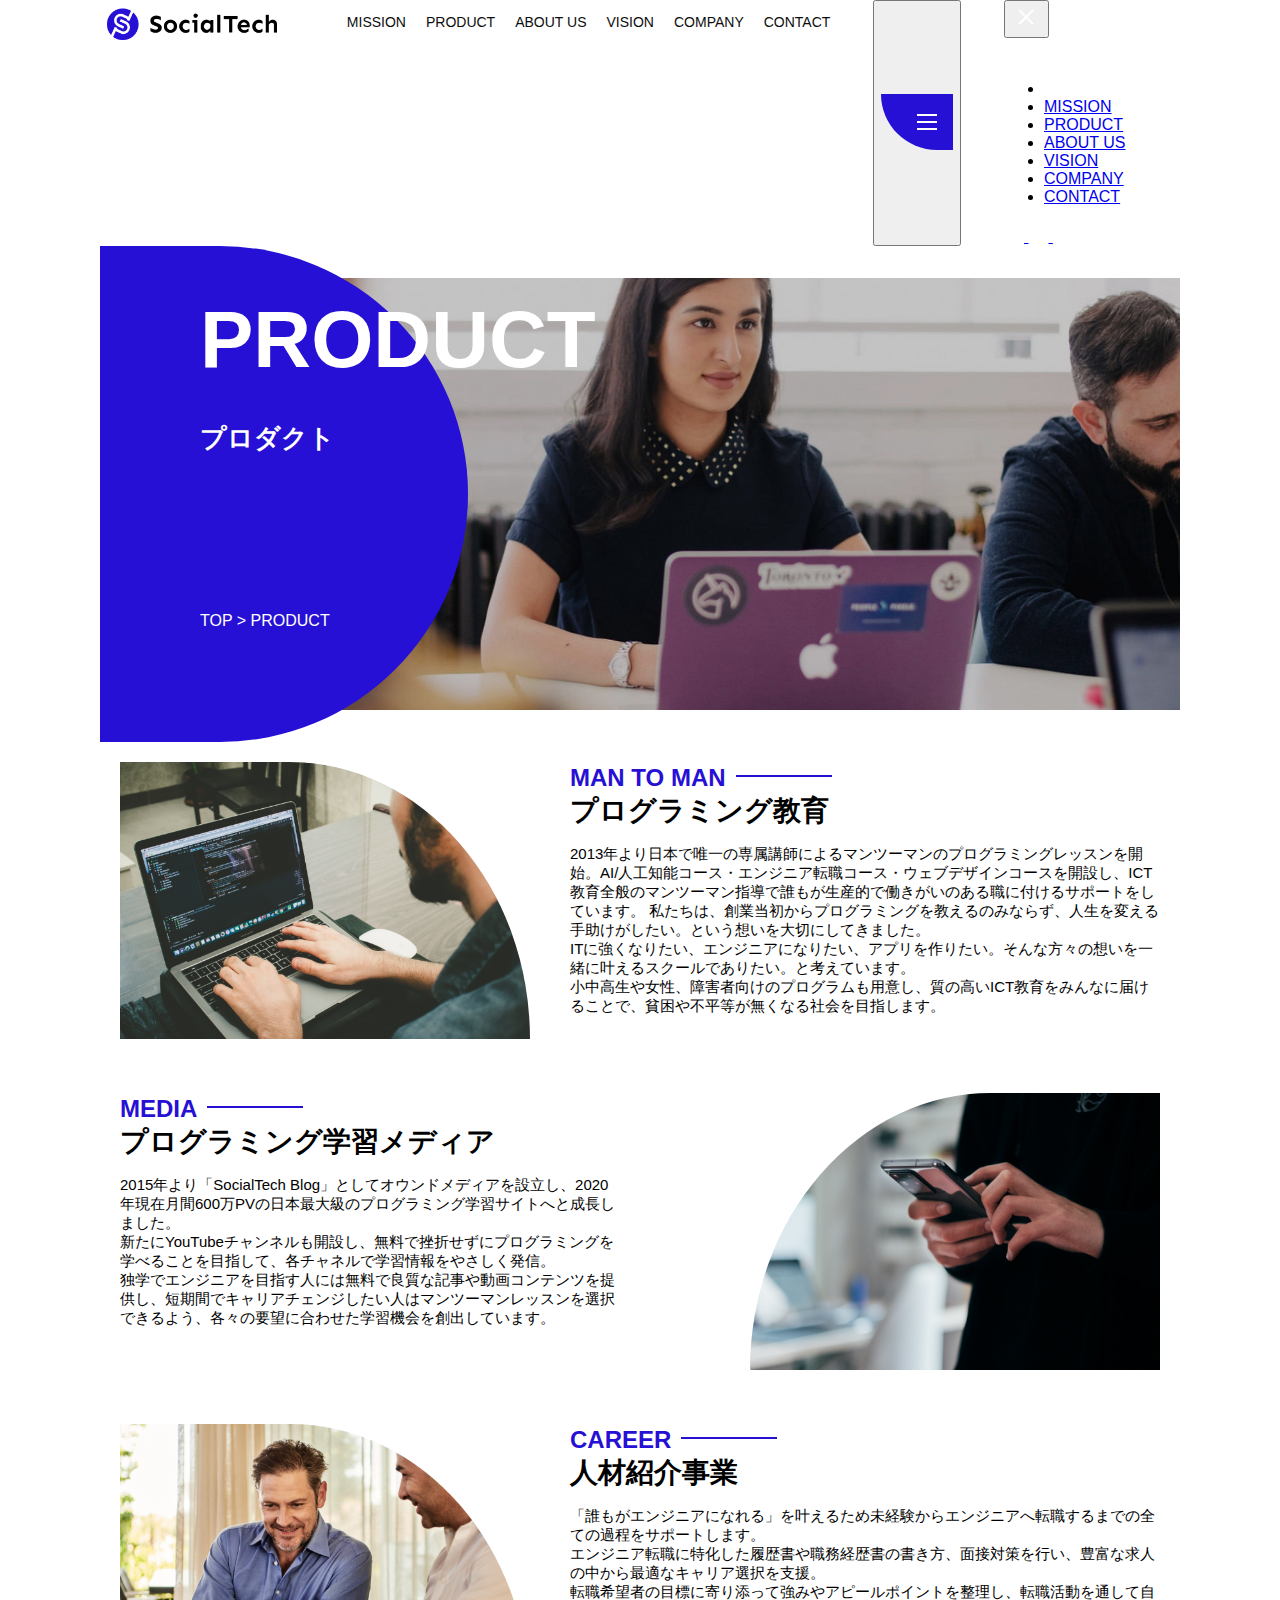
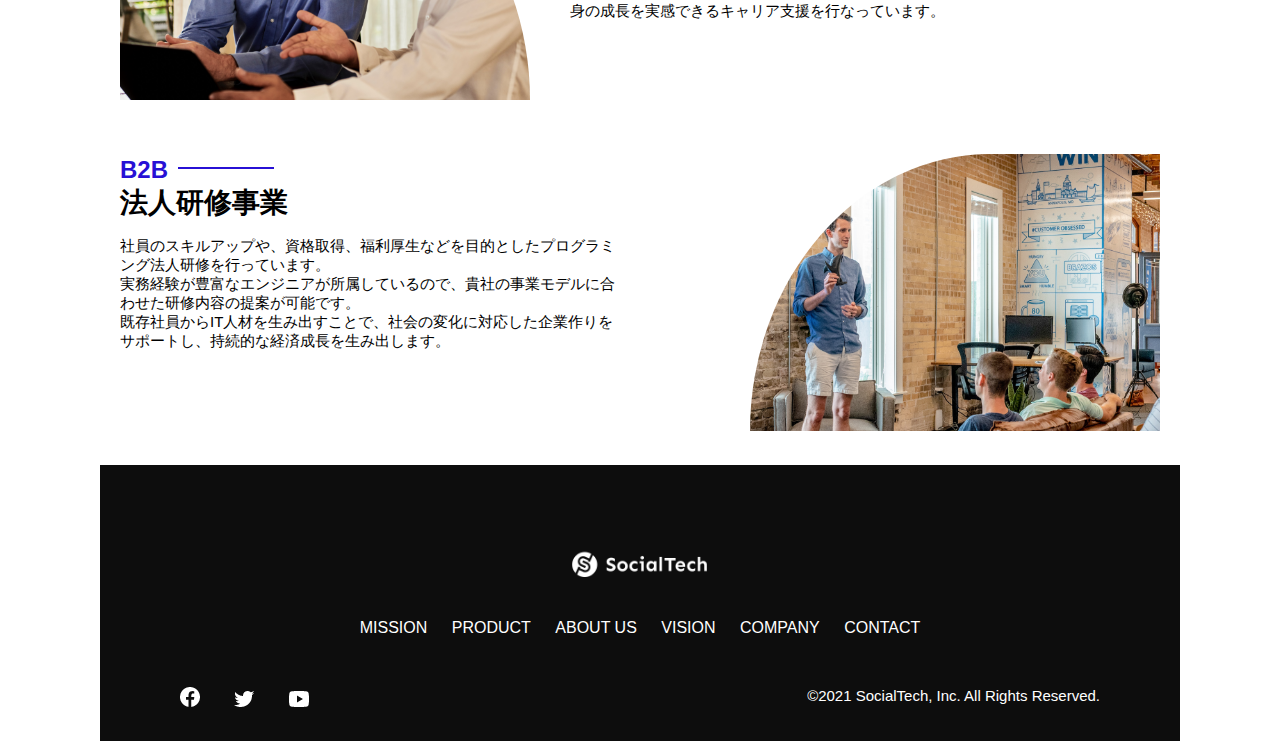
<file: kadai_tutorial_output/socialtech/product.html>
<!DOCTYPE html>
<html>
  <head>
    <title>SocialTech -PRODUCT プロダクト-</title>
    <meta charset="utf-8">
    <meta name="description" content="SocialTechの4つのプロダクトを紹介します">
    <meta name="viewport" content="width=device-width, initial-scale=1.0">
    <link rel="stylesheet" href="style.css">
  </head>

  <body>
    <header>
      <a href="index.html" id="logo">
        <img src="images/logo.png" alt="トップページに戻る">
      </a>

      <!-- PC用ナビゲーション -->
      <nav id="nav-pc">
        <ul>
          <li><a href="mission.html">MISSION</a></li>
          <li><a href="product.html">PRODUCT</a></li>
          <li><a href="index.html#aboutus">ABOUT US</a></li>
          <li><a href="index.html#vision">VISION</a></li>
          <li><a href="index.html#company">COMPANY</a></li>
          <li><a href="index.html#contact">CONTACT</a></li>
        </ul>
      </nav>

      <!-- スマホ用メニューボタン -->
      <button id="menu-sp" onclick="document.getElementById('nav-sp').style.display = 'block'">
        <img src="images/button-menu.png" alt="ナビゲーションを開く">
      </button>

      <!-- スマホ用ナビゲーション -->
      <div id="nav-sp">
        <button id="close" onclick="document.getElementById('nav-sp').style.display = 'none'">
          <img src="images/button-close.png" alt="ナビゲーションを閉じる">
        </button>

        <nav>
          <ul>
            <li>
              <a id="logo-sp" href="index.html" onclick="document.getElementById('nav-sp').style.display = 'none'"><img src="images/logo-sp.png" alt="トップページに戻る"></a>
            </li>
            <li><a class="menu" href="mission.html" onclick="document.getElementById('nav-sp').style.display = 'none'">MISSION</a></li>
            <li><a class="menu" href="product.html" onclick="document.getElementById('nav-sp').style.display = 'none'">PRODUCT</a></li>
            <li><a class="menu" href="index.html#aboutus" onclick="document.getElementById('nav-sp').style.display = 'none'">ABOUT US</a></li>
            <li><a class="menu" href="index.html#vision" onclick="document.getElementById('nav-sp').style.display = 'none'">VISION</a></li>
            <li><a class="menu" href="index.html#company" onclick="document.getElementById('nav-sp').style.display = 'none'">COMPANY</a></li>
            <li><a class="menu" href="index.html#contact" onclick="document.getElementById('nav-sp').style.display = 'none'">CONTACT</a></li>
          </ul>
        </nav>
        <div id="sns">
          <a href="https://www.facebook.com/sejuku2013">
            <img src="images/button-facebook.png" alt="Facebookのリンク">
          </a>
          <a href="https://twitter.com/samuraijuku">
            <img src="images/button-twitter.png" alt="Twitterのリンク">
          </a>
          <a href="https://www.youtube.com/channel/UCCFOQO5aDK0xXam4cUQXT8g">
            <img src="images/button-youtube.png" alt="YouTubeのリンク">
          </a>
        </div>
      </div>
    </header>

    <main>
      <article>
        <section id="product-main">
          <div class="product-main-inner">
            <div id="product-title">
              <h1>PRODUCT<br><span>プロダクト</span></h1>
              <p>TOP > PRODUCT</p>
            </div>
          </div>
        </section>
        <section class="product-section product-section-left">
          <div class="product-section-img">
            <img src="images/product/product-mantoman.png" alt="PCでコードを書く男性">
          </div>
          <div class="product-read">
            <h2 class="product-h2">MAN TO MAN</h2>
            <h3 class="product-h3">プログラミング教育</h3>
            <p>
              2013年より日本で唯一の専属講師によるマンツーマンのプログラミングレッスンを開始。AI/人工知能コース・エンジニア転職コース・ウェブデザインコースを開設し、ICT教育全般のマンツーマン指導で誰もが生産的で働きがいのある職に付けるサポートをしています。 私たちは、創業当初からプログラミングを教えるのみならず、人生を変える手助けがしたい。という想いを大切にしてきました。<br>ITに強くなりたい、エンジニアになりたい、アプリを作りたい。そんな方々の想いを一緒に叶えるスクールでありたい。と考えています。<br>小中高生や女性、障害者向けのプログラムも用意し、質の高いICT教育をみんなに届けることで、貧困や不平等が無くなる社会を目指します。
            </p>
          </div>
        </section>

        <section class="product-section product-section-right">
          <div class="product-read">
            <h2 class="product-h2">MEDIA</h2>
            <h3 class="product-h3">プログラミング学習メディア</h3>
            <p>2015年より「SocialTech Blog」としてオウンドメディアを設立し、2020年現在月間600万PVの日本最大級のプログラミング学習サイトへと成長しました。<br>新たにYouTubeチャンネルも開設し、無料で挫折せずにプログラミングを学べることを目指して、各チャネルで学習情報をやさしく発信。<br>独学でエンジニアを目指す人には無料で良質な記事や動画コンテンツを提供し、短期間でキャリアチェンジしたい人はマンツーマンレッスンを選択できるよう、各々の要望に合わせた学習機会を創出しています。</p>
          </div>
          <div class="product-section-img">
            <img src="images/product/product-media.png" alt="スマートフォンを操作する人">
          </div>
        </section>

        <section class="product-section product-section-left">
          <div class="product-section-img">
            <img src="images/product/product-career.png" alt="笑顔で話し合う2人の男性">
          </div>
          <div class="product-read">
            <h2 class="product-h2">CAREER</h2>
            <h3 class="product-h3">人材紹介事業</h3>
            <p>「誰もがエンジニアになれる」を叶えるため未経験からエンジニアへ転職するまでの全ての過程をサポートします。<br>エンジニア転職に特化した履歴書や職務経歴書の書き方、面接対策を行い、豊富な求人の中から最適なキャリア選択を支援。<br>転職希望者の目標に寄り添って強みやアピールポイントを整理し、転職活動を通して自身の成長を実感できるキャリア支援を行なっています。<br></p>
          </div>
        </section>

        <section class="product-section product-section-right">
          <div class="product-read">
            <h2 class="product-h2">B2B</h2>
            <h3 class="product-h3">法人研修事業</h3>
            <p>社員のスキルアップや、資格取得、福利厚生などを目的としたプログラミング法人研修を行っています。<br>実務経験が豊富なエンジニアが所属しているので、貴社の事業モデルに合わせた研修内容の提案が可能です。<br>既存社員からIT人材を生み出すことで、社会の変化に対応した企業作りをサポートし、持続的な経済成長を生み出します。</p>
          </div>
          <div class="product-section-img">
            <img src="images/product/product-b2b.png" alt="講演中の男性とそれを聴く人々">
          </div>
        </section>
      </article>
    </main>

    <footer>
      <div id="footer-logo">
        <img src="images/logo-sp.png" alt="SocialTech">
      </div>
      <div id="footer-link">
        <a href="mission.html">MISSION</a>
        <a href="product.html">PRODUCT</a>
        <a href="index.html#aboutus">ABOUT US</a>
        <a href="index.html#vision">VISION</a>
        <a href="index.html#company">COMPANY</a>
        <a href="index.html#contact">CONTACT</a>
      </div>
      <div id="sns-footer">
        <div class="sns-btns">
          <a href="https://www.facebook.com/sejuku2013"><img src="images/button-facebook.png" alt="Facebookのリンク"></a>
          <a href="https://twitter.com/samuraijuku"><img src="images/button-twitter.png" alt="Twitterのリンク"></a>
          <a href="https://www.youtube.com/channel/UCCFOQO5aDK0xXam4cUQXT8g"><img src="images/button-youtube.png" alt="YouTubeのリンク"></a>
        </div>
        <p id="copyright">&copy;2021 SocialTech, Inc. All Rights Reserved.</p>
      </div>
    </footer>
    
  </body>
</html>
</file>
<file: html-css-kadai_013/style.css>
/* PC、スマホ共通スタイル */
body {
  font-family: "Source Sans Pro", "Hiragino Kaku Gothic ProN", Meiryo, Arial,
    sans-serif;
}

p {
  font-size: 15px;
}

#main-visual>img {
  width: 100%;
}

/*================
PC用のスタイル 
=================*/
@media screen and (min-width: 768px) {
  /* 横幅設定 */
  body {
    max-width: 1080px;
    min-width: 960px;
    margin: 0 auto 0 auto;
  }

  /* ヘッダー */
  header {
    display: flex;
    justify-content: space-between;
  }

  /* ナビゲーションのレイアウト */
  #nav-pc {
    text-align: right;
    font-size: 14px;
    padding-top: 15px;
  }

  /* ナビゲーションのリンクの装飾設定 */
  #nav-pc>a {
    text-decoration: none;
    margin-left: 20px;
  }

  #nav-pc>a:link {
    color: #0d0d0d;
  }

  #nav-pc>a:visited {
    color: #0d0d0d;
  }

  #nav-pc>a:hover {
    color: #0d0d0d;
    text-decoration: underline;
  }

  #nav-pc>a:active {
    color: #0d0d0d;
  }
  #menu-sp{
    display: none;
  }
  #nav-sp{
    display: none;
  }
}

/* スマホ用スタイル */

@media screen and (max-width: 767px){
  body{
    min-width: 375px;
    margin: 0;
  }
  #nav-pc{
    display: none;
  }
  #menu-sp{
    float: right;
    padding: 0;
  }
  #nav-sp{
    background-color: #ce933e;
    position: absolute;
    left: 0;
    top: 0;
    height: 100%;
    width: 100%;
    display: none;
    z-index: 100;
  }
  #nav-sp ul{
    padding-left: 0;
  }
  #nav-sp li{
    list-style: none;
  }
  #close{
    position: absolute;
    top: 20px;
    right: 20px;
  }
  #logo-sp{
    margin: 80px 0px 30px 20px;
  }
  #nav-sp a{
    display: block;
  }
  #nav-sp a:link{
    color: 	#ffffff;
  }
  #nav-sp a:visited{
    color: 	#ffffff;
  }
  #nav-sp a:hover{
    color: 	#ffffff;
    text-decoration: underline;
  }
  #nav-sp a:active{
    color: 	#ffffff;
  }
  #nav-sp .menu{
    text-decoration: none;
    display: block;
    margin: 0 20px;
    height: 44px;
    font-size: 16px;
    background-image: url(images/arrow.png);
    background-repeat: no-repeat;
    background-position: right top;
  }
}
</file>
<file: kadai_tutorial_output/socialtech/style.css>
/*PC、スマホ共通スタイル */
*{
  box-sizing: border-box;
}

p{
  font-size: 15px;
}

body{
  max-width: 1080px;
  margin: 0 auto 0 auto;
  font-family: "Source Sans Pro", "Hiragino Kaku Gothic ProN", Meiryo, Arial, sans-serif;
}

/*ヘッダー*/
header{
  display: flex;
  justify-content: space-between;
}

/*ナビゲーションのレイアウト*/
#nav-pc{
  font-size: 14px;
}

#nav-pc ul{
  display: flex;
  padding-left: 0;
}

#nav-pc li{
  list-style: none;
}

/*ナビゲーションのリンクの装飾設定*/
#nav-pc a{
  text-decoration: none;
  margin-left: 20px;
  color: #0d0d0d;
}

#nav-pc a:hover{
  text-decoration: underline;
}

/*メインビジュアル*/
#main-visual{
  position: relative;
  height: 400px;
}

#main-message{
  position: absolute;
  top: 0;
  left: 0;
  background-color: #2710d5;
  color: #ffffff;
  border-radius: 0 0 476px 0;
  max-width: 620px;
  height: 100%;
  width: 100%;
  z-index: 11;
}

#main-message > h1{
  font-size: 60px;
  margin: 100px 0 0 50px;
}

#main-message > p{
  font-size: 28px;
  margin: 0 0 0 50px;
}

#main-visual > img{
  max-width: 620px;
  border-radius: 476px 0 0 0;
  position: absolute;
  top: 0;
  right: 0;
  z-index: 10;
}

/*見出し*/
h2{
  margin: 40px 0 0 0;
}

h2::after{
  content: url(images/line.png);
  margin-left: 10px;
}

h3{
  font-size: 27px;
}

/*ミッション*/
#mission {
  margin: 80px auto 80px auto;
}

#mission-flex {
  display: flex;
}

/*プロダクト*/
#product{
  background-color: #fafafa;
  margin: 80px 0 80px 0;
  padding: 10px 40px 0px 40px;
}

#product .product-flex{
  margin-top: 40px;
  display: flex;
}

#product-left{
  width: 50%;
  margin-right: 20px;
}

#product-right{
  width: 50%;
  margin-left: 20px;
  margin-top: 80px;
}

#product-left > div{
  position: relative;
  height: 480px;
  margin-right: 20px;
}

#product-right > div{
  position: relative;
  height: 480px;
  margin-left: 20px;
}

.product-photo{
  width: 100%;
}

.product-explain{
  background-color: #ffffff;
  position: absolute;
  left: 0;
  bottom: 50px;
  margin: 0 40px 0 40px;
  padding: 20px;
  box-shadow: 5px 5px 10px rgba(0, 0, 0, 0.05);
}

.product-explain > span{
  color: #2710d5;
  font-weight: bold;
  font-size: 16px;
  margin: 0;
}

.product-explain > h3{
  margin: 5px 0 5px 0;
}

.product-explain > p{
  font-size: 14px;
  margin: 0;
}

#product-more{
  text-align: center;
}

#product-more a{
  position: relative;
  bottom: -42px;
}

/*ABOUT US*/
#aboutus{
  margin: 80px auto 80px auto;
}

#aboutus > div{
  display: flex;
}

.culture-img{
  width: 50%;
}

.culture-img2{
  margin-top: 50px;
  width: 100%;
}

.culture-table{
  margin-right: 50px;
}

.culture-num{
  font-size: 80px;
  color: #2710d5;
  padding: 0 20px 0 0;
}

.culture-table th{
  text-align: left;
  font-size: 28px;
  font-weight: bold;
}

.culture-en{
  color: #2710d5;
  font-size: 24px;
}

.culture-description{
  margin: 0;
}

/*VISION*/
#vision{
  margin: 80px auto 80px auto;
}

#vision > div{
  display: flex;
  justify-content: space-between;
  flex-wrap: wrap;
}

.vision-box{
  width: 300px;
  height: 300px;
  margin-bottom: 30px;
  position: relative;
}

.vision-box > img{
  width: 100%;
  position: relative;
  z-index: 30;
}

.vision-box > div{
  position: absolute;
  top: 0;
  left: 0;
  z-index: 31;
  margin-right: 20px;
}

.vision-box > div > h4{
  color: #2710d5;
  font-size: 19px;
  margin: 80px 0 0 0;
}

.vision-box > div > h4::first-letter{
  font-size: 40px;
}

.vision-box > div > h5{
  font-size: 20px;
  margin: 10px 0 0 0;
}

.vision-box > div > p{
  margin: 10px 0 0 0;
}

/*COMPANY*/
#company{
  margin: 80px auto 80px auto;
}

#company-table{
  width: 100%;
}

.tableheader{
  text-align: left;
  padding: 20px;
  border-bottom-color: #2710d5;
  border-bottom-width: 1px;
  border-bottom-style: solid;
  width: 100px;
}

.tableheader-first{
  border-top-color: #2710d5;
  border-top-width: 1px;
  border-top-style: solid;
}

.cell{
  padding: 30px;
  border-bottom-color: #ececec;
  border-bottom-width: 1px;
  border-bottom-style: solid;
}

.cell-first{
  border-top-color: #ececec;
  border-top-width: 1px;
  border-top-style: solid;
}

#company > iframe{
  width: 100%;
  height: 368px;
  margin-top: 40px;
}

/*CONTACT*/
#contact {
  margin: 80px auto 80px auto;
}

#contact > form > div {
  display: flex;
  flex-direction: row;
  flex-wrap: wrap;
  padding-bottom: 30px;
}

.contact-heading{
  width: 240px;
  align-self: center;
}

.contact-label{
  font-weight: bold;
}

.contact-span{
  color: #ce2222;
  margin: 0 0 0 20px;
  font-weight: bold;
}

.contact-textbox{
  border-top: 0px;
  border-left: 0px;
  border-right: 0px;
  border-bottom-width: 1px;
  border-bottom-color: #707070;
  border-style: solid;
  background-color: #fafafa;
  width: 400px;
  height: 56px;
}

.contact-textarea {
  border-top: 0px;
  border-left: 0px;
  border-right: 0px;
  border-bottom-width: 1px;
  border-bottom-color: #707070;
  background-color: #fafafa;
  width: 400px;
  height: 200px;
}

#contact dt {
  font-weight: bold;
}

#contact dd {
  margin: 0 0 16px 0;
}

#contact dd p {
  margin: 0;
}

#contact dd ul {
  padding-left: 0;
}

#contact dd li {
  margin-bottom: 0;
  list-style: none;
}

/* フッター */
footer {
  background-color: #0d0d0d;
  text-align: center;
  padding: 80px 80px 30px 80px;
}

#footer-logo {
  margin-bottom: 30px;
}

#footer-link {
  margin-bottom: 50px;
}

#footer-link > a {
  text-decoration: none;
  margin: 10px;
  color: #ffffff;
}

#footer-link > a:hover {
  text-decoration: underline;
}


#sns-footer {
  display: flex;
  justify-content: space-between;
  text-align: left;
}

#sns-footer a {
  margin-right: 30px;
}

#copyright {
  color: #ffffff;
  margin: 0;
}

/*MISSION*/
.mission-main-inner {
  background-image: url("images/mission/mission-main.png");
  background-repeat: no-repeat;
  background-position-y: center;
}

#mission-title {
  background-color: #2710d5;
  width: 368px;
  color: #ffffff;
  height: 496px;
  border-radius: 0 248px 248px 0;
  position: relative;
}

#mission-title h1 {
  position: absolute;
  top: 0;
  left: 100px;
  font-size: 80px;
  line-height: 1;
}

#mission-title h1 span {
  font-size: 26px;
}

#mission-title > p {
  position: absolute;
  top: 350px;
  left: 100px;
  font-size: 16px;
}

#mission-s2dgs {
  padding: 20px;
}

.mission-h2 {
  color: #2710d5;
  font-size: 40px;
}

.mission-h2::after {
  content: none;
}

#mission-five-goals {
  padding: 20px;
  display: flex;
}

#mission-five-goals .five-goals-image {
  width: 30%;
  padding: 20px;
}

#mission-five-goals .five-goals-image img {
  width: 100%;
}

#mission-five-goals .five-goals-read {
  width: 70%;
  padding: 20px;
}

#mission-five-goals .five-goals-read > div {
  margin-bottom: 40px;
}

.fivegoals-image-right {
  float: right;
  margin: 20px;
}

.fivegoals-image-left {
  float: left;
  margin: 20px;
}

.fivegoals-number {
  color: #2710d5;
  font-size: 48px;
  font-weight: bold;
  margin: 0;
}

.fivegoals-h3 {
  font-size: 28px;
  margin: 0;
}

.fivegoals-p {
  margin: 0;
}

/* プロダクトページ */
.product-main-inner {
  background-image: url("images/product/product-main.png");
  background-repeat: no-repeat;
  background-position-y: center;
}

#product-title {
  background-color: #2710d5;
  width: 368px;
  color: #ffffff;
  height: 496px;
  border-radius: 0 248px 248px 0;
  position: relative;
}

#product-title h1 {
  position: absolute;
  top: 0;
  left: 100px;
  font-size: 80px;
  line-height: 1;
}

#product-title h1 span {
  font-size: 26px;
}

#product-title > p {
  position: absolute;
  top: 350px;
  left: 100px;
  font-size: 16px;
}

.product-section {
  display: flex;
  padding: 20px 20px 0;
}

.product-section .product-section-img {
  width: 450px;
}

/* 左が画像のセクション*/
.product-section-left .product-section-img img {
  width: 100%;
  padding: 0 40px 30px 0;
  border-radius: 0 432px 0 0;
}

.product-section-left .product-read {
  width: 50%;
  flex-grow: 1;
}

.product-section-left .product-read p {
  margin-bottom: 0;
}

/* 右が画像のセクション*/
.product-section-right {
  justify-content: space-between;
}

.product-section-right .product-section-img img {
  width: 100%;
  padding: 0 0 30px 40px;
  border-radius: 432px 0 0 0;
}

.product-section-right .product-read {
  width: 500px;
}

.product-h2 {
  color: #2710d5;
  font-size: 24px;
  margin: 0;
}

.product-h3 {
  font-size: 28px;
  margin: 0;
}

/*スマートフォン用のスタイル表示*/
@media screen and (max-width: 767px) {
  #nav-pc {
    display: none;
  }

  #menu-sp {
    display: block;
    background-color: transparent;
    float: right;
    padding: 0;
    border: none;
  }

  #nav-sp {
    background-color: #2710d5;
    position: fixed;
    left: 0;
    top: 0;
    height: 100%;
    width: 100%;
    display: none;
    z-index: 100;
  }

  #close {
    position: absolute;
    top: 20px;
    right: 20px;
    background-color: transparent;
    border: none;
  }

  #nav-sp nav ul {
    padding-left: 0;
  }

  #nav-sp nav li {
    list-style: none;
  }

  #logo-sp {
    margin: 80px 0 30px 20px;
  }

  #nav-sp nav a {
    display: block;
    color: #ffffff;
  }

  #nav-sp nav a:hover {
    text-decoration: underline;
  }

  #nav-sp .menu {
    text-decoration: none;
    margin: 0 20px 0 20px;
    height: 44px;
    font-size: 16px;
    background-image: url("images/arrow.png");
    background-repeat: no-repeat;
    background-position: right top;
  }
  #sns {
    position: absolute;
    bottom: 20px;
    left: 20px;
  }

  #sns > a {
    margin-right: 30px;
  }

  #main-visual {
    position: relative;
    height: 470px;
  }

  #main-visual > div {
    text-align: center;
    height: 280px;
  }

  #main-visual h1 {
    font-size: 28px;
    margin: 90px 0 0 0;
  }

  #main-visual > div > p {
    margin: 0;
    font-size: 15px;
  }

  #main-visual > img {
    width: 100%;
    border-radius: 476px 0 0 0;
    top: auto;
    bottom: 0;
  }

  h2 {
    margin: 15px 0 15px 0;
  }
  
  h3 {
    font-size: 24px;
    margin: 10px 0 0 0;
  }

   #mission {
     margin: 20px 0 20px 0;
     padding: 0 20px 0 20px;
   }
 
   #mission-flex {
     flex-direction: column;
   }
 
   #mission-flex > div {
   width: 100%;
   margin: 0;
  }

  #product {
    margin: 0;
    padding: 10px 20px 0 20px;
  }

  #product .product-flex {
    flex-direction: column;
    margin-top: 0;
  }

  #product-left,
  #product-right {
    width: 100%;
    margin: 0;
  }

  #product-left > div,
  #product-right > div {
    height: auto;
    margin: 0;
  }

  .product-explain {
    position: relative;
    margin: 0;
  }

  .product-explain > h3 {
    margin: 10px 0 10px 0;
    font-size: 24px;
  }

  #product-more {
    text-align: left;
  }

  #aboutus {
    margin: 80px 20px 80px 20px;
  }

  #aboutus > div {
    flex-direction: column;
 }

  .culture-table th {
    font-size: 16px;
  }

  .culture-table {
    margin-right: 0;
    padding-right: 20px;
    order: 2;
  }

  .culture-img {
    width: 100%;
    order: 1;
  }

  .culture-img2 {
    margin-top: 0;
  }

  .culture-num {
    padding: 0;
  }

  .culture-description {
    margin: 0;
  }

  #vision {
    margin: 80px 20px 80px 20px;
  }

  .vision-box > img {
    position: absolute;
    top: 0;
    left: 0;
  }

  .vision-box > div > h4 {
    margin: 60px 0 0 0;
  }

  #company {
    margin: 0 20px 0 20px;
  }

  #company > h3 {
    margin-bottom: 20px;
  }

 .tableheader {
    width: 50px;
  }

  .cell {
    padding: 20px;
  }

  #company > iframe {
    height: 240px;
  }

  #contact {
    margin: 80px 20px 80px 20px;
  }

  #contact > h3 {
    margin-bottom: 20px;
  }

  #contact > form > div {
    flex-direction: column;
    margin-bottom: 20px;
  }

  .contact-heading {
    align-self: auto;
    margin-bottom: 20px;
  }

 .contact-textbox {
    min-width: 300px;
    width: 100%;
  }

  .contact-textarea {
    height: 150px;
    width: 100%;
  }

  .radiobutton {
    margin-bottom: 20px;
  }

  footer {
    padding: 30px 20px 50px 20px;
    text-align: left;
  }

  #footer-link > a {
    margin: 0 20px 30px 0;
    display: block;
    background-image: url("images/arrow.png");
    background-repeat: no-repeat;
    background-position: right top;
  }

  #footer-link > a:hover {
    text-decoration: underline;
  }

  #sns-footer {
    flex-direction: column;
    justify-content: flex-start;
  }

  #copyright {
    font-size: 12px;
    margin-top: 30px;
  }

  /*MISSIONのメインビジュアル*/
  #mission-main {
    height: 256px;
    margin-top: 4%;
    position: relative;
  }

  .mission-main-inner {
    height: 80%;
    background-size: cover;
  }

  #mission-title {
    width: 136px;
    height: 256px;
    position: absolute;
    top: -10%;
  }

  #mission-title h1 {
    left: 20px;
    font-size: 40px;
  }

  #mission-title h1 span {
    font-size: 18px;
  }

  #mission-title > p {
    top: 180px;
    left: 20px;
    font-size: 13px;
  }

  .mission-h2 {
    font-size: 38px;
    margin: 0px;
  }

  .mission-h2::after {
    content: none;
  }

  #mission-s2dgs > img {
    width: 100%;
  }

   #mission-five-goals {
     flex-direction: column;
   }
 
   #mission-five-goals > div {
     padding: 0;
   }
 
   #mission-five-goals .five-goals-image,
   #mission-five-goals .five-goals-read {
     width: 100%;
     padding: 0;
   }
 
   #mission-five-goals .five-goals-read > div {
     display: flex;
     flex-direction: column;
   }
 
   .fivegoals-image-right,
   .fivegoals-image-left {
     align-self: center;
   }

   /* プロダクトページ */
   #product-main {
    height: 256px;
    margin-top: 4%;
    position: relative;
  }

  .product-main-inner {
    height: 80%;
    background-size: cover;
  }

  #product-title {
    width: 136px;
    height: 256px;
    position: absolute;
    top: -10%;
  }
  
  #product-title h1 {
    left: 20px;
    font-size: 40px;
  }

  #product-title h1 span {
    font-size: 18px;
  }

  #product-title > p {
    top: 180px;
    left: 20px;
    font-size: 13px;
  }

  .product-section {
    flex-direction: column;
  }

  .product-section .product-section-img {
    width: 100%;
  }
  
  .product-section .product-section-img img {
    width: 100%;
    padding: 0;
  }

  /* 左が画像のセクション*/
  .product-section-left .product-section-img img {
    border-radius: 0 300px 0 0;
  }

  .product-section-left .product-read {
    width: 100%;
    flex-grow: 1;
  }

  /* 右が画像のセクション*/
  .product-section-right .product-section-img img {
    order: 1;
    border-radius: 300px 0 0 0;
  }

  .product-section-right .product-read {
    order: 2;
    width: 100%;
  }

}
</file>
